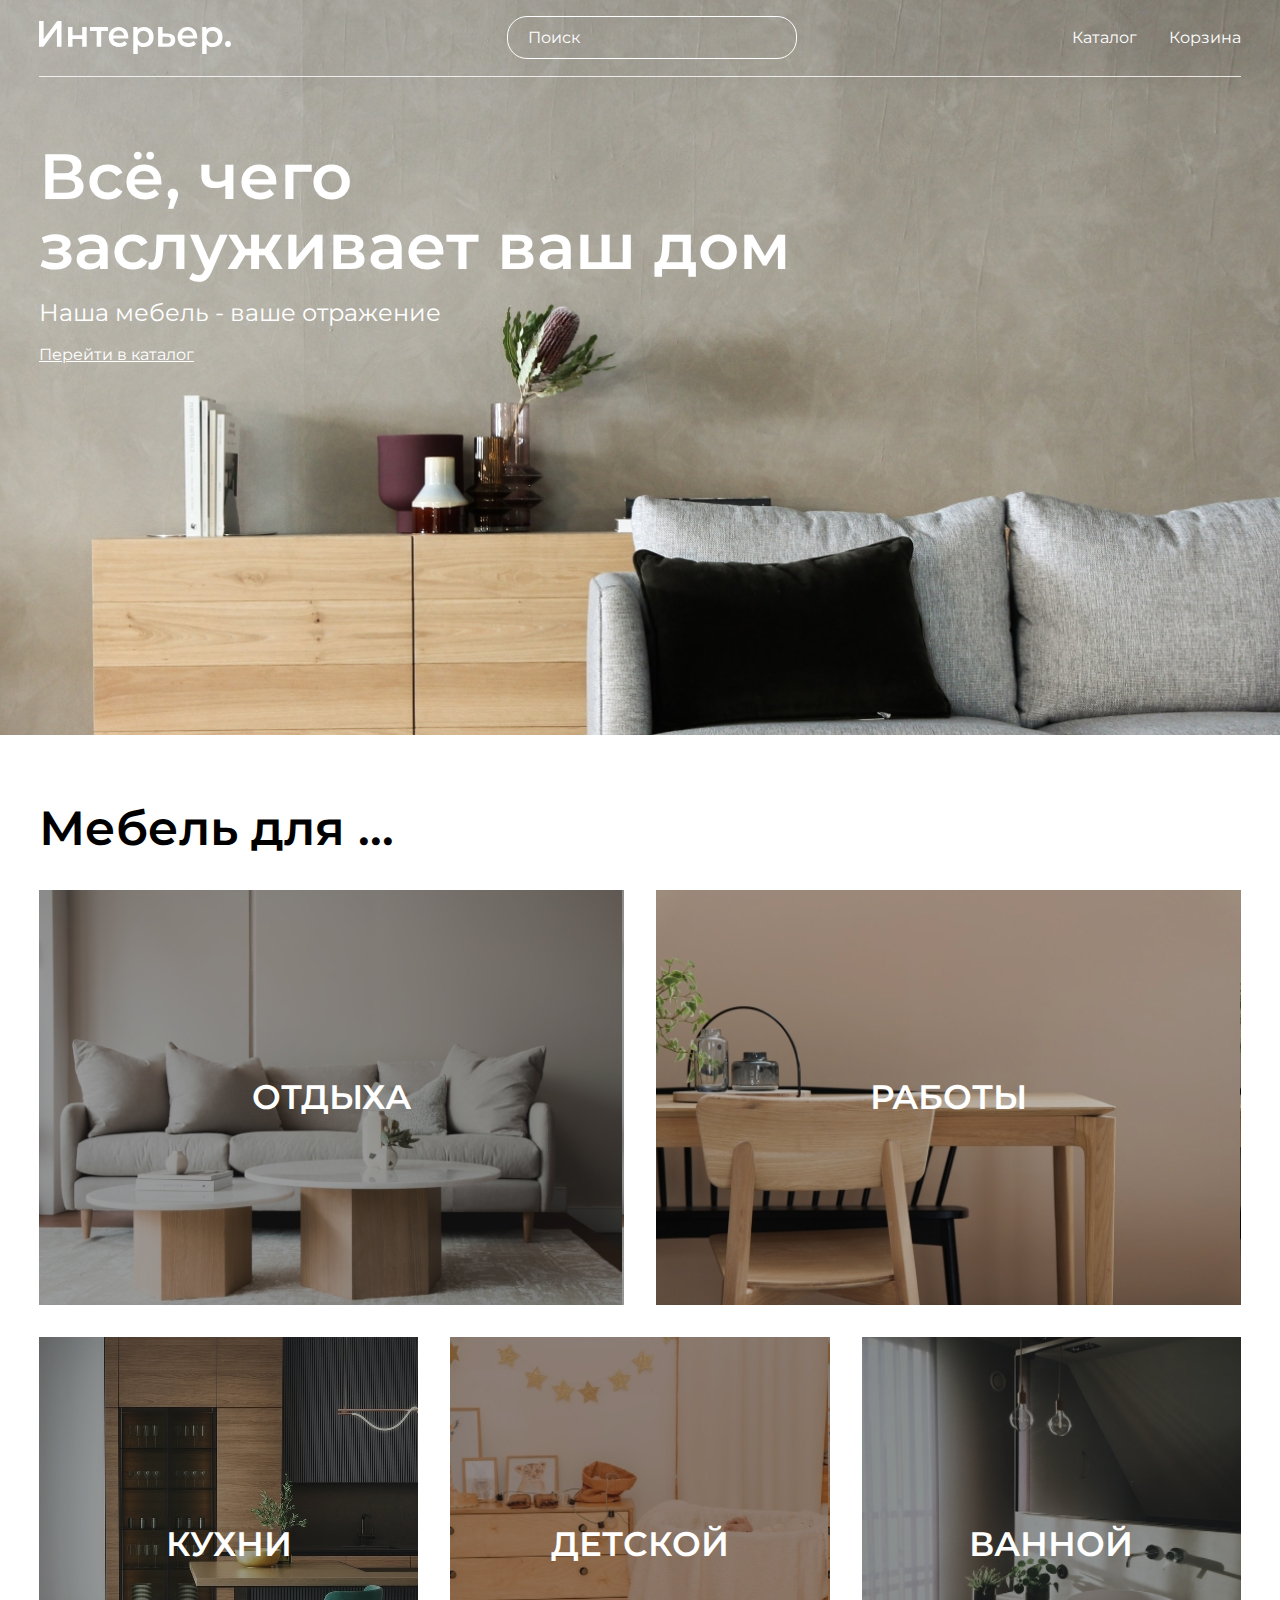
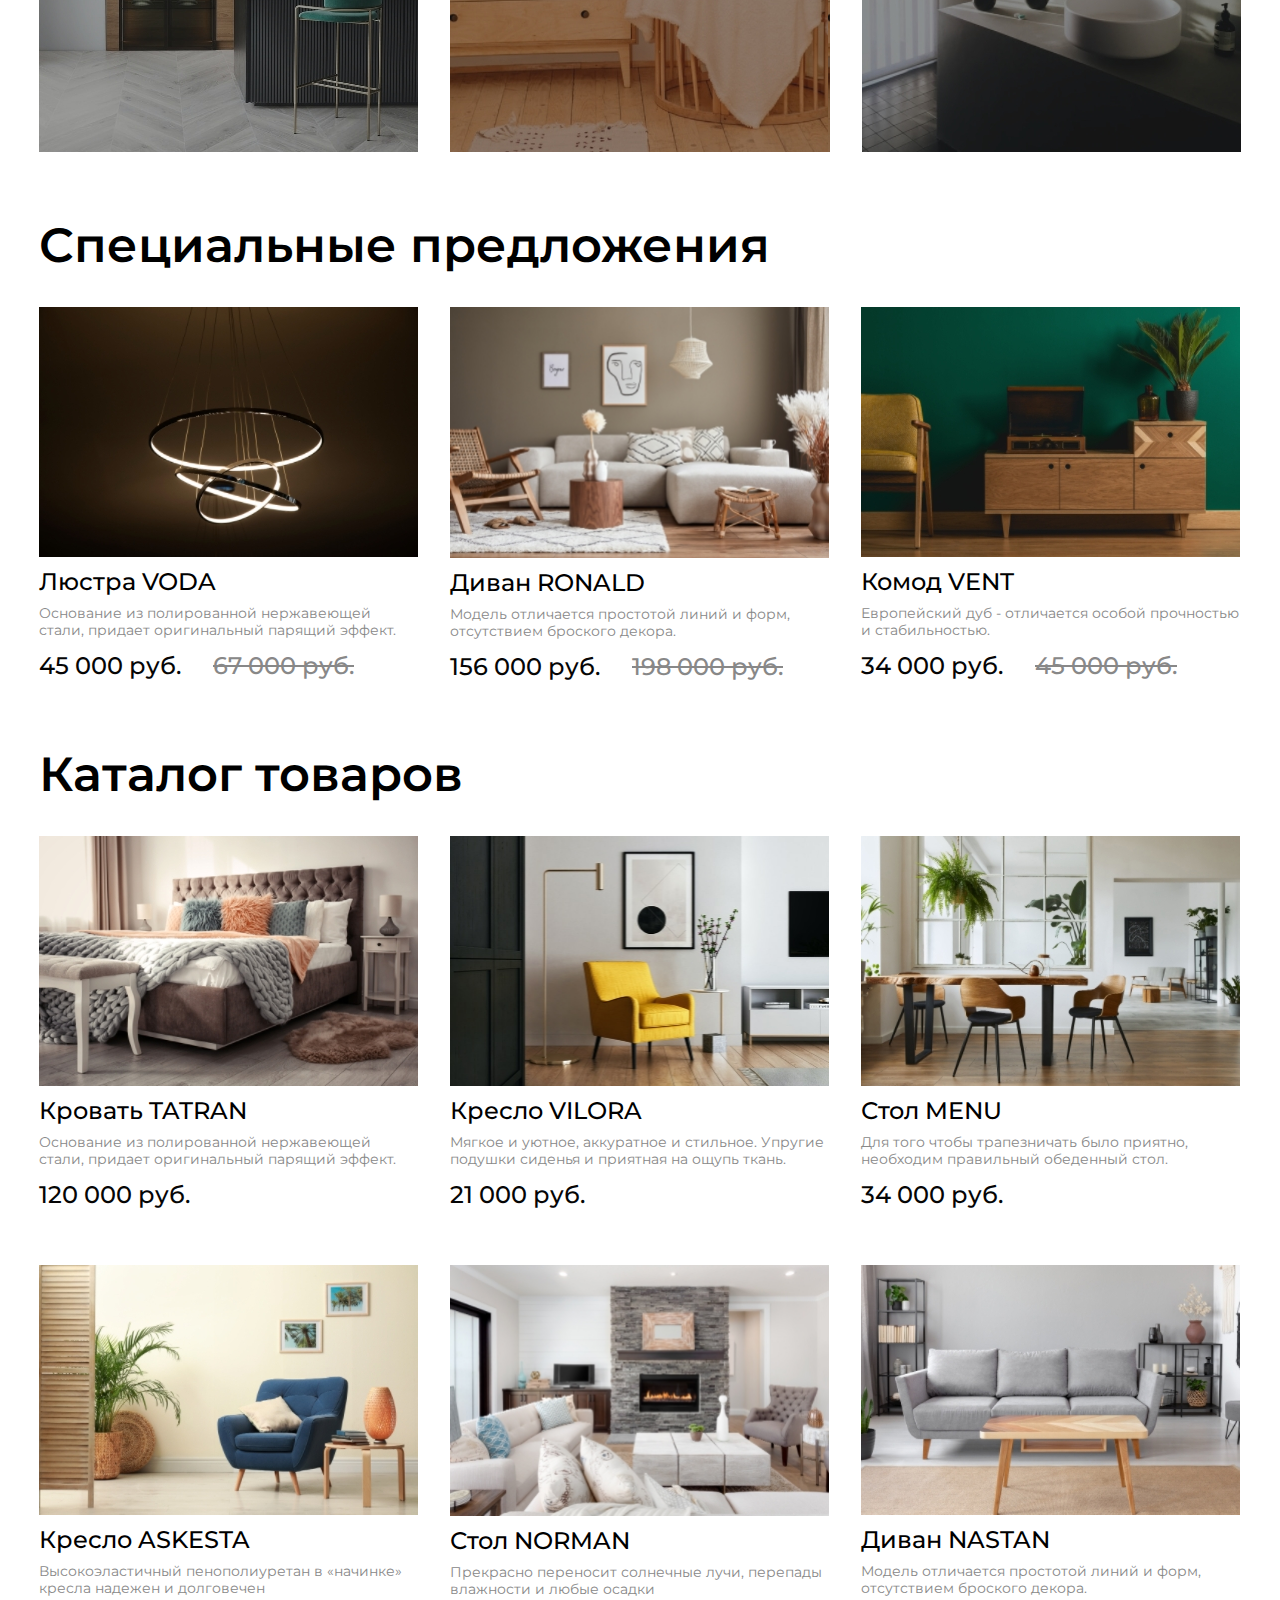
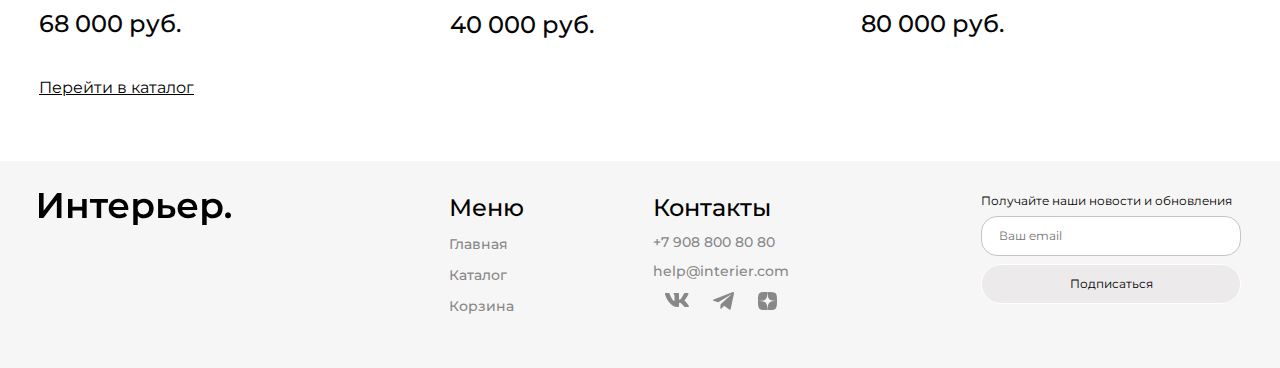
<file: index.html>
<!DOCTYPE html>
<html lang="en">

<head>
    <meta charset="UTF-8">
    <meta name="viewport" content="width=device-width, initial-scale=1.0">
    <title>Главная</title>
    <link rel="preconnect" href="https://fonts.googleapis.com">
    <link rel="preconnect" href="https://fonts.gstatic.com" crossorigin>
    <link href="https://fonts.googleapis.com/css2?family=Montserrat:ital,wght@0,100..900;1,100..900&display=swap"
        rel="stylesheet">
    <link rel="stylesheet" type="text/css" href="styles.css">
</head>

<body>
    <header class="header center">
        <div class="top">
            <img src="logo.svg" class="top__logo" alt="Логотип">
            <input class="top__input" type="text" placeholder="Поиск">
            <nav>
                <ul class="heading">
                    <li><a class="heading__link" href="catalog.html">Каталог</a></li>
                    <li><a class="heading__link" href="cart.html">Корзина</a></li>
                </ul>
            </nav>
            <div class="heading-mob">
                <a href="#"><svg width="15.366211" height="15.360107" viewBox="0 0 15.3662 15.3601" fill="none"
                        xmlns="http://www.w3.org/2000/svg" xmlns:xlink="http://www.w3.org/1999/xlink">
                        <desc>
                            Created with Pixso.
                        </desc>
                        <defs />
                        <path id="Vector"
                            d="M11.53 10.41C12.52 9.14 12.99 7.54 12.84 5.93C12.68 4.33 11.93 2.84 10.72 1.78C9.51 0.71 7.94 0.15 6.33 0.2C4.72 0.25 3.19 0.91 2.05 2.05C0.91 3.19 0.25 4.72 0.2 6.33C0.15 7.94 0.71 9.51 1.78 10.72C2.85 11.93 4.33 12.68 5.94 12.83C7.54 12.99 9.14 12.52 10.42 11.53L10.45 11.56L13.81 14.92C13.88 15 13.97 15.05 14.07 15.09C14.16 15.13 14.27 15.16 14.37 15.16C14.47 15.16 14.58 15.13 14.67 15.09C14.77 15.05 14.86 15 14.93 14.92C15 14.85 15.06 14.76 15.1 14.67C15.14 14.57 15.16 14.47 15.16 14.36C15.16 14.26 15.14 14.16 15.1 14.06C15.06 13.96 15 13.88 14.93 13.8L11.57 10.44C11.56 10.43 11.55 10.42 11.53 10.41ZM9.89 3.17C10.34 3.61 10.69 4.13 10.94 4.71C11.18 5.29 11.31 5.91 11.31 6.53C11.31 7.16 11.19 7.78 10.95 8.36C10.71 8.94 10.36 9.47 9.92 9.91C9.47 10.36 8.95 10.71 8.37 10.95C7.79 11.18 7.17 11.31 6.54 11.3C5.91 11.3 5.29 11.17 4.72 10.93C4.14 10.69 3.61 10.33 3.17 9.88C2.29 8.99 1.8 7.79 1.81 6.53C1.81 5.28 2.31 4.08 3.2 3.19C4.09 2.31 5.29 1.81 6.54 1.8C7.79 1.8 9 2.29 9.89 3.17Z"
                            fill="#FFFFFF" fill-opacity="1.000000" fill-rule="evenodd" />
                        <path id="Vector"
                            d="M13.04 7.14Q13.09 6.54 13.03 5.92Q12.98 5.3 12.81 4.71Q12.63 4.12 12.35 3.56Q12.07 3.01 11.69 2.53Q11.32 2.04 10.85 1.63Q10.38 1.22 9.86 0.91Q9.33 0.59 8.75 0.38Q8.16 0.17 7.55 0.07Q6.95 -0.02 6.33 0Q5.7 0.02 5.11 0.15Q4.51 0.28 3.94 0.53Q3.37 0.78 2.86 1.12Q2.35 1.47 1.91 1.91Q1.47 2.35 1.13 2.85Q0.78 3.36 0.53 3.93Q0.29 4.5 0.15 5.1Q0.02 5.7 0 6.32Q-0.02 6.95 0.07 7.55Q0.17 8.16 0.38 8.74Q0.59 9.33 0.9 9.86Q1.22 10.38 1.63 10.85Q2.04 11.32 2.53 11.69Q3.01 12.07 3.57 12.35Q4.12 12.63 4.71 12.81Q5.3 12.98 5.92 13.03Q6.54 13.09 7.15 13.03Q7.76 12.98 8.36 12.8Q8.96 12.63 9.5 12.35Q9.97 12.11 10.4 11.79L13.67 15.06Q13.74 15.13 13.82 15.19Q13.9 15.24 13.99 15.28Q14.08 15.32 14.18 15.34Q14.27 15.36 14.37 15.36Q14.47 15.36 14.56 15.34Q14.66 15.32 14.75 15.28Q14.84 15.24 14.92 15.19Q15 15.13 15.07 15.06Q15.14 14.99 15.19 14.91Q15.25 14.83 15.29 14.74Q15.32 14.65 15.34 14.56Q15.36 14.46 15.36 14.36Q15.36 14.26 15.34 14.17Q15.32 14.07 15.29 13.98Q15.25 13.89 15.19 13.81Q15.14 13.73 15.07 13.66L11.8 10.39Q12.11 9.96 12.35 9.5Q12.63 8.95 12.8 8.35Q12.98 7.75 13.04 7.14ZM11.53 10.41C12.52 9.14 12.99 7.54 12.84 5.93C12.68 4.33 11.93 2.84 10.72 1.78C9.51 0.71 7.94 0.15 6.33 0.2C4.72 0.25 3.19 0.91 2.05 2.05C0.91 3.19 0.25 4.72 0.2 6.33C0.15 7.94 0.71 9.51 1.78 10.72C2.85 11.93 4.33 12.68 5.94 12.83C7.54 12.99 9.14 12.52 10.42 11.53L10.45 11.56L13.81 14.92C13.88 15 13.97 15.05 14.07 15.09C14.16 15.13 14.27 15.16 14.37 15.16C14.47 15.16 14.58 15.13 14.67 15.09C14.77 15.05 14.86 15 14.93 14.92C15 14.85 15.06 14.76 15.1 14.67C15.14 14.57 15.16 14.47 15.16 14.36C15.16 14.26 15.14 14.16 15.1 14.06C15.06 13.96 15 13.88 14.93 13.8L11.57 10.44C11.56 10.43 11.55 10.42 11.53 10.41ZM9.89 3.17C10.34 3.61 10.69 4.13 10.94 4.71C11.18 5.29 11.31 5.91 11.31 6.53C11.31 7.16 11.19 7.78 10.95 8.36C10.71 8.94 10.36 9.47 9.92 9.91C9.47 10.36 8.95 10.71 8.37 10.95C7.79 11.18 7.17 11.31 6.54 11.3C5.91 11.3 5.29 11.17 4.72 10.93C4.14 10.69 3.61 10.33 3.17 9.88C2.29 8.99 1.8 7.79 1.81 6.53C1.81 5.28 2.31 4.08 3.2 3.19C4.09 2.31 5.29 1.81 6.54 1.8C7.79 1.8 9 2.29 9.89 3.17ZM10.33 4Q10.58 4.37 10.75 4.79Q10.93 5.21 11.02 5.64Q11.11 6.08 11.11 6.54Q11.11 6.99 11.03 7.43Q10.94 7.87 10.77 8.29Q10.59 8.71 10.35 9.08Q10.1 9.45 9.78 9.77Q9.46 10.09 9.08 10.34Q8.71 10.59 8.29 10.76Q7.87 10.93 7.43 11.02Q7 11.11 6.54 11.1Q6.09 11.1 5.65 11.01Q5.21 10.92 4.79 10.75Q4.37 10.57 4 10.32Q3.64 10.07 3.32 9.74Q3 9.42 2.76 9.05Q2.52 8.69 2.35 8.27Q2.18 7.85 2.09 7.42Q2.01 6.99 2.01 6.54Q2.01 6.08 2.1 5.65Q2.19 5.22 2.36 4.8Q2.53 4.39 2.78 4.02Q3.02 3.65 3.34 3.34Q3.66 3.02 4.03 2.77Q4.39 2.53 4.81 2.35Q5.23 2.18 5.66 2.09Q6.09 2.01 6.54 2Q6.99 2 7.42 2.09Q7.86 2.17 8.28 2.34Q8.69 2.51 9.06 2.75Q9.43 2.99 9.75 3.31Q10.07 3.63 10.33 4Z"
                            fill="#FFFFFF" fill-opacity="1.000000" fill-rule="evenodd" />
                    </svg>
                </a>
                <a href="catalog.html"><svg width="20" height="21" viewBox="0 0 20 21" fill="none"
                        xmlns="http://www.w3.org/2000/svg">
                        <rect x="0.800537" y="0.900024" width="4.57143" height="4.57143" fill="white" />
                        <rect x="0.800537" y="8.21436" width="4.57143" height="4.57143" fill="white" />
                        <rect x="0.800537" y="15.5286" width="4.57143" height="4.57143" fill="white" />
                        <rect x="8.11401" y="8.21436" width="4.57143" height="4.57143" fill="white" />
                        <rect x="8.11401" y="15.5286" width="4.57143" height="4.57143" fill="white" />
                        <rect x="8.11401" y="0.900024" width="4.57143" height="4.57143" fill="white" />
                        <rect x="15.4285" y="8.21436" width="4.57143" height="4.57143" fill="white" />
                        <rect x="15.4285" y="15.5286" width="4.57143" height="4.57143" fill="white" />
                        <rect x="15.4285" y="0.900024" width="4.57143" height="4.57143" fill="white" />
                    </svg>
                </a>
                <a href="cart.html"><svg width="25" height="25" viewBox="0 0 25 25" fill="none"
                        xmlns="http://www.w3.org/2000/svg">
                        <path
                            d="M14.5834 20.8333C15.1359 20.8333 15.6658 20.6138 16.0566 20.2231C16.4473 19.8324 16.6667 19.3025 16.6667 18.75C16.6667 18.1974 16.4473 17.6675 16.0566 17.2768C15.6658 16.8861 15.1359 16.6666 14.5834 16.6666C14.0309 16.6666 13.501 16.8861 13.1103 17.2768C12.7196 17.6675 12.5001 18.1974 12.5001 18.75C12.5001 19.3025 12.7196 19.8324 13.1103 20.2231C13.501 20.6138 14.0309 20.8333 14.5834 20.8333ZM7.29174 20.8333C7.84428 20.8333 8.37418 20.6138 8.76488 20.2231C9.15558 19.8324 9.37508 19.3025 9.37508 18.75C9.37508 18.1974 9.15558 17.6675 8.76488 17.2768C8.37418 16.8861 7.84428 16.6666 7.29174 16.6666C6.73921 16.6666 6.20931 16.8861 5.81861 17.2768C5.4279 17.6675 5.20841 18.1974 5.20841 18.75C5.20841 19.3025 5.4279 19.8324 5.81861 20.2231C6.20931 20.6138 6.73921 20.8333 7.29174 20.8333ZM20.873 6.16975C21.133 6.16136 21.3796 6.05217 21.5606 5.86525C21.7416 5.67834 21.8428 5.42836 21.8428 5.16819C21.8428 4.90801 21.7416 4.65804 21.5606 4.47112C21.3796 4.28421 21.133 4.17501 20.873 4.16663H19.674C18.7345 4.16663 17.922 4.81871 17.7178 5.73538L16.4126 11.6125C16.2084 12.5291 15.3959 13.1812 14.4563 13.1812H6.63133L5.12924 7.17079H14.8636C15.1212 7.15904 15.3644 7.04844 15.5425 6.86199C15.7206 6.67555 15.82 6.42761 15.82 6.16975C15.82 5.91189 15.7206 5.66395 15.5425 5.47751C15.3644 5.29106 15.1212 5.18046 14.8636 5.16871H5.12924C4.82473 5.16862 4.5242 5.23796 4.25051 5.37145C3.97682 5.50495 3.73716 5.69909 3.54976 5.93911C3.36236 6.17913 3.23215 6.45872 3.16903 6.75662C3.10591 7.05452 3.11154 7.36289 3.1855 7.65829L4.68758 13.6666C4.79586 14.1002 5.046 14.485 5.39821 14.7601C5.75042 15.0351 6.18447 15.1844 6.63133 15.1843H14.4563C15.368 15.1845 16.2524 14.8736 16.9636 14.3032C17.6748 13.7327 18.1701 12.9368 18.3678 12.0468L19.674 6.16975H20.873Z"
                            fill="white" />
                    </svg>
                </a>

            </div>
        </div>
        <div class="header__menu">
            <h1 class="header__menu header__menu_title">Всё, чего <br> заслуживает ваш дом</h1>
            <p class="header__menu header__menu_text">Наша мебель - ваше отражение</p>
            <a class="header__menu header__menu_link" href="catalog.html">Перейти в каталог</a>
        </div>
    </header>
    <main class="main">
        <section class="for-box center">
            <h2 class="for-box__title">Мебель для ...</h2>
            <div class="for">
                <div class="for__item for__item_1 for__item_big">ОТДЫХА</div>
                <div class="for__item for__item_2 for__item_big">РАБОТЫ</div>
                <div class="for__item for__item_3">КУХНИ</div>
                <div class="for__item for__item_4">ДЕТСКОЙ</div>
                <div class="for__item for__item_5">ВАННОЙ</div>
            </div>
        </section>
        <section class="product-box center">
            <h2 class="product-box__title">Специальные предложения</h2>
            <div class="product-content">
                <article class="product">
                    <img class="product__img" src="img/VODA.jpeg" alt="изображение люстры">
                    <h3 class="product__subtitle">Люстра VODA</h3>
                    <p class="product__text">Основание из полированной нержавеющей стали, придает оригинальный парящий
                        эффект.</p>
                    <div class="pricelist">
                        <p class="pricelist__price-special">45 000 руб.</p>
                        <p class="pricelist__price">67 000 руб.</p>
                    </div>
                </article>
                <article class="product">
                    <img class="product__img" src="img/RONALD.jpeg" alt="изображение дивана">
                    <h3 class="product__subtitle">Диван RONALD</h3>
                    <p class="product__text">Модель отличается простотой линий и форм, отсутствием броского декора.</p>
                    <div class="pricelist">
                        <p class="pricelist__price-special">156 000 руб.</p>
                        <p class="pricelist__price">198 000 руб.</p>
                    </div>
                </article>
                <article class="product">
                    <img class="product__img" src="img/VENT.jpeg" alt="изображение комода">
                    <h3 class="product__subtitle">Комод VENT</h3>
                    <p class="product__text">Европейский дуб - отличается особой прочностью и стабильностью.</p>
                    <div class="pricelist">
                        <p class="pricelist__price-special">34 000 руб.</p>
                        <p class="pricelist__price">45 000 руб.</p>
                    </div>
                </article>
            </div>
        </section>
        <section class="product-box center">
            <h2 class="product-box__title">Каталог товаров</h2>
            <div class="product-content">
                <article class="product">
                    <img class="product__img" src="img/TATRAN.jpeg" alt="изображение кровати">
                    <h3 class="product__subtitle">Кровать TATRAN</h3>
                    <p class="product__text">Основание из полированной нержавеющей стали, придает оригинальный парящий
                        эффект.</p>
                    <div class="pricelist">
                        <p class="pricelist__price-special">120 000 руб.</p>
                    </div>
                </article>
                <article class="product">
                    <img class="product__img" src="img/VILORA.jpeg" alt="изображение кресла">
                    <h3 class="product__subtitle">Кресло VILORA</h3>
                    <p class="product__text">Мягкое и уютное, аккуратное и стильное. Упругие подушки сиденья и приятная
                        на ощупь ткань.</p>
                    <div class="pricelist">
                        <p class="pricelist__price-special">21 000 руб.</p>
                    </div>
                </article>
                <article class="product">
                    <img class="product__img" src="img/MENU.jpeg" alt="изображение стола">
                    <h3 class="product__subtitle">Стол MENU</h3>
                    <p class="product__text">Для того чтобы трапезничать было приятно, необходим правильный обеденный
                        стол.</p>
                    <div class="pricelist">
                        <p class="pricelist__price-special">34 000 руб.</p>
                    </div>
                </article>
                <article class="product">
                    <img class="product__img" src="img/ASKESTA.jpeg" alt="изображение кресла">
                    <h3 class="product__subtitle">Кресло ASKESTA</h3>
                    <p class="product__text">Высокоэластичный пенополиуретан в «начинке» кресла надежен и долговечен
                    </p>
                    <div class="pricelist">
                        <p class="pricelist__price-special">68 000 руб.</p>
                    </div>
                </article>
                <article class="product">
                    <img class="product__img" src="img/NORMAN.jpeg" alt="изображение стола">
                    <h3 class="product__subtitle">Стол NORMAN</h3>
                    <p class="product__text">Прекрасно переносит солнечные лучи, перепады влажности и любые осадки</p>
                    <div class="pricelist">
                        <p class="pricelist__price-special">40 000 руб.</p>
                    </div>
                </article>
                <article class="product">
                    <img class="product__img" src="img/NASTAN.jpeg" alt="изображение дивана">
                    <h3 class="product__subtitle">Диван NASTAN</h3>
                    <p class="product__text">Модель отличается простотой линий и форм, отсутствием броского декора.</p>
                    <div class="pricelist">
                        <p class="pricelist__price-special">80 000 руб.</p>
                    </div>
                </article>
            </div>
        </section>
        <div class="link-box center">
            <a class="link-box__link" href="catalog.html">Перейти в каталог</a>
        </div>
    </main>
    <footer class="footer center">

        <div class="footer__logo">
            <img src="img/лого2.svg" alt="лого">
        </div>
        <div class="footer__content">
            <section class="footer__info">
                <div class="footer__menu">
                    <h4 class="footer__title">Меню</h4>
                    <div class="footer__item">
                        <nav>
                            <ul>
                                <li class="footer__item"><a class="footer__link" href="index.html">Главная</a></li>
                                <li class="footer__item"><a class="footer__link" href="catalog.html">Каталог</a></li>
                                <li class="footer__item"><a class="footer__link" href="">Корзина</a></li>
                            </ul>
                        </nav>
                    </div>
                </div>

                <section class="footer__contacts">
                    <h4 class="footer__title">Контакты</h4>
                    <a class="footer__link" href="tel:+79088008080">+7 908 800 80 80</a>
                    <a class="footer__link" href="mailto:help@interier.com">help@interier.com</a>
                    <nav class="footer__icons">
                        <a href="vk.svg"><svg width="24.000488" height="14.000000" viewBox="0 0 24.0005 14" fill="none"
                                xmlns="http://www.w3.org/2000/svg" xmlns:xlink="http://www.w3.org/1999/xlink">
                                <desc>
                                    Created with Pixso.
                                </desc>
                                <defs />
                                <path class="icon" id="Vector"
                                    d="M23.45 0.94C23.61 0.4 23.45 0 22.65 0L20.03 0C19.36 0 19.05 0.34 18.88 0.72C18.88 0.72 17.55 3.92 15.66 6C15.04 6.6 14.77 6.79 14.43 6.79C14.27 6.79 14.01 6.6 14.01 6.05L14.01 0.94C14.01 0.29 13.83 0 13.27 0L9.15 0C8.73 0 8.48 0.3 8.48 0.59C8.48 1.21 9.42 1.35 9.52 3.1L9.52 6.9C9.52 7.73 9.37 7.88 9.03 7.88C8.14 7.88 5.98 4.67 4.69 1C4.44 0.28 4.19 0 3.52 0L0.9 0C0.15 0 0 0.34 0 0.72C0 1.41 0.89 4.79 4.14 9.28C6.31 12.34 9.37 14 12.15 14C13.82 14 14.02 13.63 14.02 12.99L14.02 10.68C14.02 9.94 14.18 9.79 14.71 9.79C15.1 9.79 15.77 9.99 17.33 11.46C19.11 13.21 19.4 14 20.4 14L23.03 14C23.78 14 24.15 13.63 23.93 12.9C23.7 12.18 22.85 11.12 21.72 9.88C21.11 9.17 20.19 8.4 19.91 8.02C19.52 7.53 19.63 7.31 19.91 6.87C19.91 6.87 23.11 2.45 23.44 0.94L23.45 0.94Z"
                                    fill="#888888" fill-opacity="1.000000" fill-rule="evenodd" />
                            </svg>
                        </a>
                        <a href="telegram.svg"><svg width="21.000000" height="17.675720" viewBox="0 0 21 17.6757"
                                fill="none" xmlns="http://www.w3.org/2000/svg"
                                xmlns:xlink="http://www.w3.org/1999/xlink">
                                <desc>
                                    Created with Pixso.
                                </desc>
                                <defs />
                                <path class="icon" id="Vector"
                                    d="M19.29 0.2L0.69 7.41C-0.06 7.74 -0.32 8.42 0.5 8.78L5.28 10.31L16.82 3.14C17.45 2.69 18.09 2.81 17.54 3.3L7.63 12.32L7.31 16.14C7.6 16.73 8.13 16.73 8.47 16.44L11.21 13.83L15.91 17.37C17 18.02 17.59 17.6 17.83 16.41L20.91 1.74C21.23 0.28 20.68 -0.37 19.29 0.2Z"
                                    fill="#888888" fill-opacity="1.000000" fill-rule="nonzero" />
                            </svg>
                        </a>
                        <a href="dzen.svg"><svg width="19.000000" height="18.000000" viewBox="0 0 19 18" fill="none"
                                xmlns="http://www.w3.org/2000/svg" xmlns:xlink="http://www.w3.org/1999/xlink">
                                <desc>
                                    Created with Pixso.
                                </desc>
                                <defs />
                                <path class="icon" id="Vector"
                                    d="M11.33 10.73C9.83 12.19 9.73 14.01 9.6 18C13.52 18 16.23 17.98 17.62 16.7C18.98 15.37 19 12.69 19 9.09C14.79 9.22 12.87 9.32 11.33 10.73ZM0 9.09C0 12.69 0.01 15.37 1.37 16.7C2.76 17.98 5.47 18 9.39 18C9.26 14.01 9.16 12.19 7.66 10.73C6.12 9.32 4.2 9.21 0 9.09ZM9.39 0C5.48 0 2.76 0.01 1.37 1.29C0.01 2.62 0 5.31 0 8.9C4.2 8.77 6.12 8.67 7.66 7.26C9.16 5.8 9.26 3.98 9.39 0ZM11.33 7.26C9.83 5.8 9.73 3.98 9.6 0C13.52 0 16.23 0.01 17.62 1.29C18.98 2.62 19 5.31 19 8.9C14.79 8.77 12.87 8.67 11.33 7.26Z"
                                    fill="#888888" fill-opacity="1.000000" fill-rule="nonzero" />
                            </svg>
                        </a>
                    </nav>
                </section>
            </section>
            <form class="footer__form">
                <p class="footer__text">Получайте наши новости и обновления</p>
                <input placeholder="Ваш email" class="footer__input" type="email">
                <button class="footer__button">Подписаться</button>
            </form>
        </div>
    </footer>

</body>

</html>
</file>
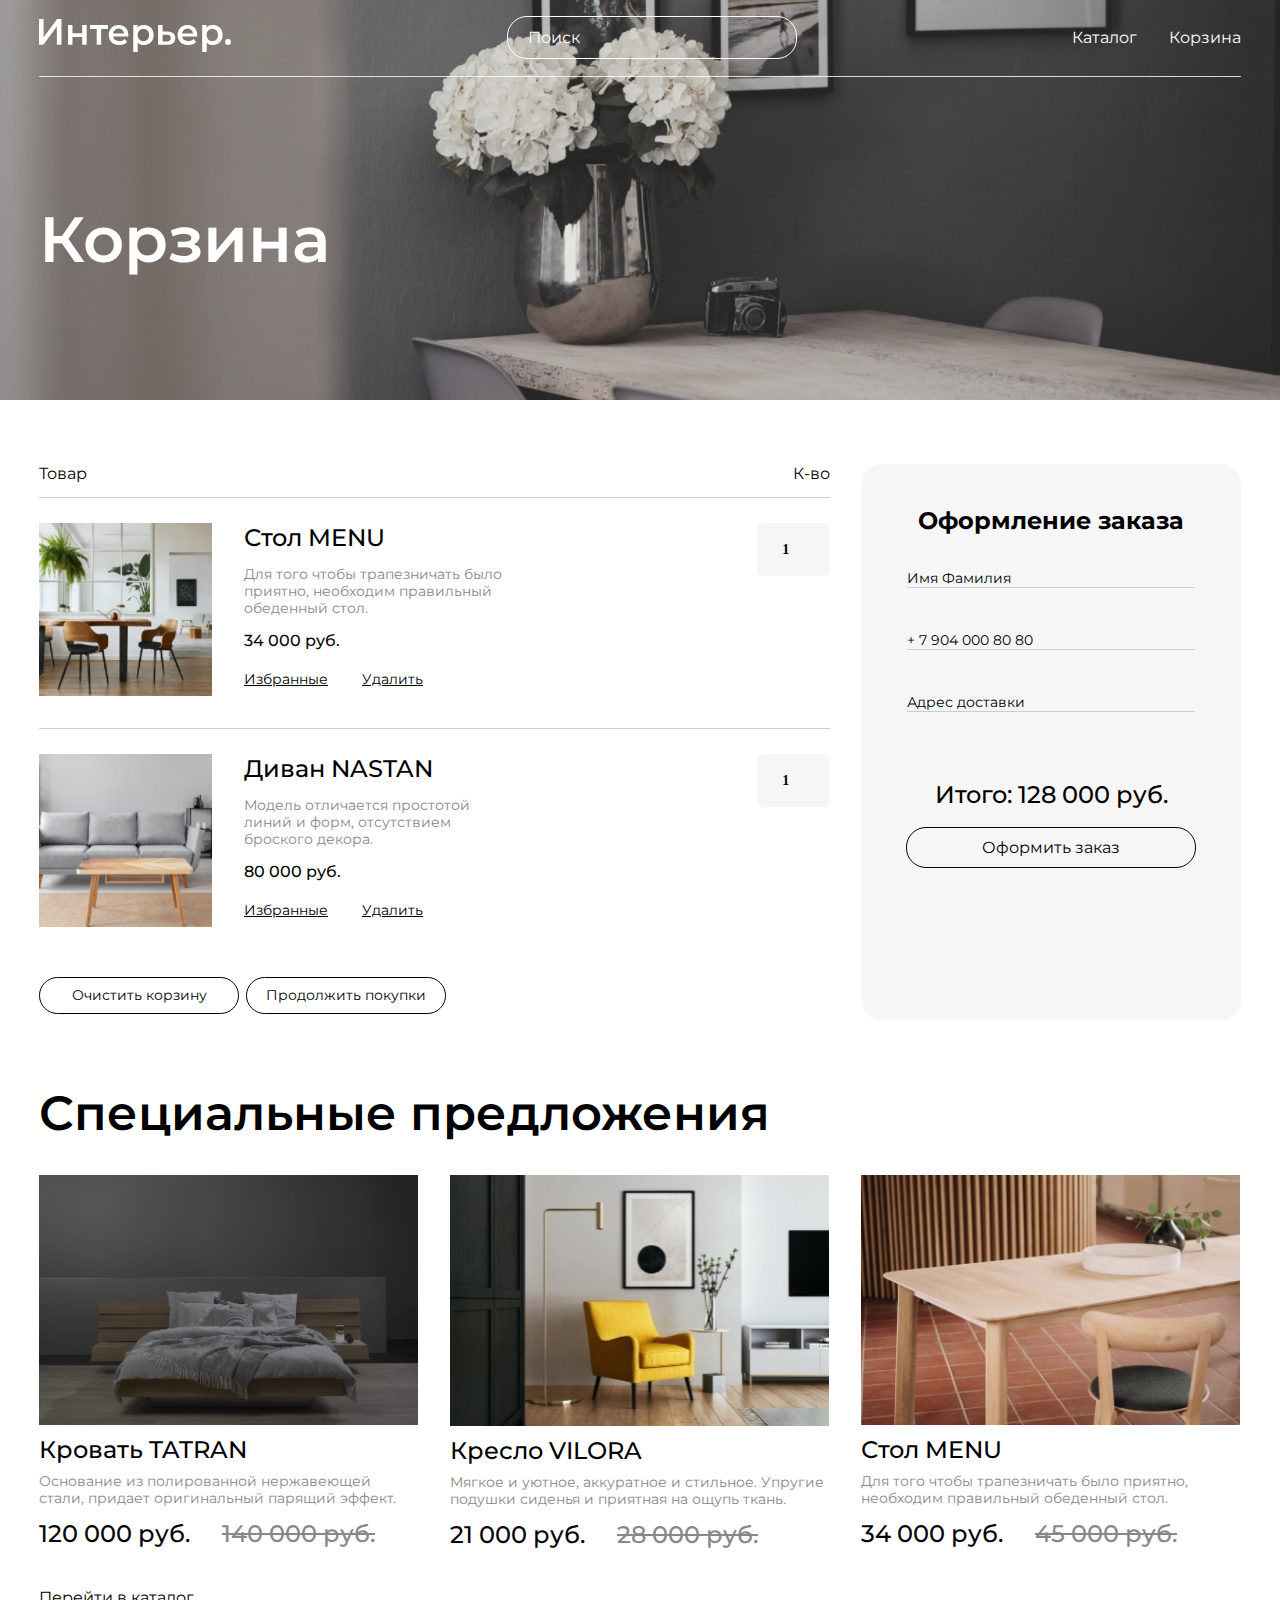
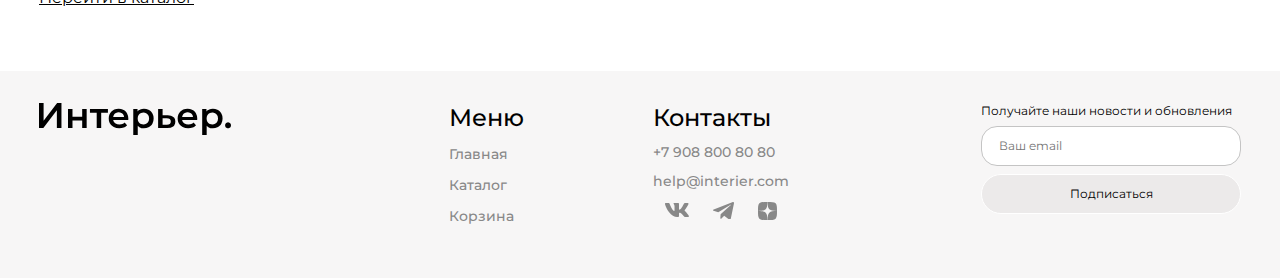
<file: cart.html>
<!DOCTYPE html>
<html lang="en">
<head>
    <meta charset="UTF-8">
    <meta name="viewport" content="width=device-width, initial-scale=1.0">
    <title>Корзина</title>
    <link rel="preconnect" href="https://fonts.googleapis.com">
<link rel="preconnect" href="https://fonts.gstatic.com" crossorigin>
<link href="https://fonts.googleapis.com/css2?family=Montserrat:ital,wght@0,100..900;1,100..900&display=swap" rel="stylesheet">
    <link rel="stylesheet" type="text/css" href="styles.css">
</head>

<body>
    <header class="header center top-cart">
     <div class="top">
        <a href="index.html"><img src="logo.svg" class="top__logo" alt="Логотип"></a>
            <input class="top__input"  type="text" placeholder="Поиск">
        <nav>
        <ul class="heading">
        <li><a class="heading__link" href="catalog.html">Каталог</a></li>
        <li><a class="heading__link" href="">Корзина</a></li>
        </ul>
        </nav>
        <div class="heading-mob">
            <a href="#"><svg width="15.366211" height="15.360107" viewBox="0 0 15.3662 15.3601" fill="none" xmlns="http://www.w3.org/2000/svg" xmlns:xlink="http://www.w3.org/1999/xlink">
                <desc>
                        Created with Pixso.
                </desc>
                <defs/>
                <path id="Vector" d="M11.53 10.41C12.52 9.14 12.99 7.54 12.84 5.93C12.68 4.33 11.93 2.84 10.72 1.78C9.51 0.71 7.94 0.15 6.33 0.2C4.72 0.25 3.19 0.91 2.05 2.05C0.91 3.19 0.25 4.72 0.2 6.33C0.15 7.94 0.71 9.51 1.78 10.72C2.85 11.93 4.33 12.68 5.94 12.83C7.54 12.99 9.14 12.52 10.42 11.53L10.45 11.56L13.81 14.92C13.88 15 13.97 15.05 14.07 15.09C14.16 15.13 14.27 15.16 14.37 15.16C14.47 15.16 14.58 15.13 14.67 15.09C14.77 15.05 14.86 15 14.93 14.92C15 14.85 15.06 14.76 15.1 14.67C15.14 14.57 15.16 14.47 15.16 14.36C15.16 14.26 15.14 14.16 15.1 14.06C15.06 13.96 15 13.88 14.93 13.8L11.57 10.44C11.56 10.43 11.55 10.42 11.53 10.41ZM9.89 3.17C10.34 3.61 10.69 4.13 10.94 4.71C11.18 5.29 11.31 5.91 11.31 6.53C11.31 7.16 11.19 7.78 10.95 8.36C10.71 8.94 10.36 9.47 9.92 9.91C9.47 10.36 8.95 10.71 8.37 10.95C7.79 11.18 7.17 11.31 6.54 11.3C5.91 11.3 5.29 11.17 4.72 10.93C4.14 10.69 3.61 10.33 3.17 9.88C2.29 8.99 1.8 7.79 1.81 6.53C1.81 5.28 2.31 4.08 3.2 3.19C4.09 2.31 5.29 1.81 6.54 1.8C7.79 1.8 9 2.29 9.89 3.17Z" fill="#FFFFFF" fill-opacity="1.000000" fill-rule="evenodd"/>
                <path id="Vector" d="M13.04 7.14Q13.09 6.54 13.03 5.92Q12.98 5.3 12.81 4.71Q12.63 4.12 12.35 3.56Q12.07 3.01 11.69 2.53Q11.32 2.04 10.85 1.63Q10.38 1.22 9.86 0.91Q9.33 0.59 8.75 0.38Q8.16 0.17 7.55 0.07Q6.95 -0.02 6.33 0Q5.7 0.02 5.11 0.15Q4.51 0.28 3.94 0.53Q3.37 0.78 2.86 1.12Q2.35 1.47 1.91 1.91Q1.47 2.35 1.13 2.85Q0.78 3.36 0.53 3.93Q0.29 4.5 0.15 5.1Q0.02 5.7 0 6.32Q-0.02 6.95 0.07 7.55Q0.17 8.16 0.38 8.74Q0.59 9.33 0.9 9.86Q1.22 10.38 1.63 10.85Q2.04 11.32 2.53 11.69Q3.01 12.07 3.57 12.35Q4.12 12.63 4.71 12.81Q5.3 12.98 5.92 13.03Q6.54 13.09 7.15 13.03Q7.76 12.98 8.36 12.8Q8.96 12.63 9.5 12.35Q9.97 12.11 10.4 11.79L13.67 15.06Q13.74 15.13 13.82 15.19Q13.9 15.24 13.99 15.28Q14.08 15.32 14.18 15.34Q14.27 15.36 14.37 15.36Q14.47 15.36 14.56 15.34Q14.66 15.32 14.75 15.28Q14.84 15.24 14.92 15.19Q15 15.13 15.07 15.06Q15.14 14.99 15.19 14.91Q15.25 14.83 15.29 14.74Q15.32 14.65 15.34 14.56Q15.36 14.46 15.36 14.36Q15.36 14.26 15.34 14.17Q15.32 14.07 15.29 13.98Q15.25 13.89 15.19 13.81Q15.14 13.73 15.07 13.66L11.8 10.39Q12.11 9.96 12.35 9.5Q12.63 8.95 12.8 8.35Q12.98 7.75 13.04 7.14ZM11.53 10.41C12.52 9.14 12.99 7.54 12.84 5.93C12.68 4.33 11.93 2.84 10.72 1.78C9.51 0.71 7.94 0.15 6.33 0.2C4.72 0.25 3.19 0.91 2.05 2.05C0.91 3.19 0.25 4.72 0.2 6.33C0.15 7.94 0.71 9.51 1.78 10.72C2.85 11.93 4.33 12.68 5.94 12.83C7.54 12.99 9.14 12.52 10.42 11.53L10.45 11.56L13.81 14.92C13.88 15 13.97 15.05 14.07 15.09C14.16 15.13 14.27 15.16 14.37 15.16C14.47 15.16 14.58 15.13 14.67 15.09C14.77 15.05 14.86 15 14.93 14.92C15 14.85 15.06 14.76 15.1 14.67C15.14 14.57 15.16 14.47 15.16 14.36C15.16 14.26 15.14 14.16 15.1 14.06C15.06 13.96 15 13.88 14.93 13.8L11.57 10.44C11.56 10.43 11.55 10.42 11.53 10.41ZM9.89 3.17C10.34 3.61 10.69 4.13 10.94 4.71C11.18 5.29 11.31 5.91 11.31 6.53C11.31 7.16 11.19 7.78 10.95 8.36C10.71 8.94 10.36 9.47 9.92 9.91C9.47 10.36 8.95 10.71 8.37 10.95C7.79 11.18 7.17 11.31 6.54 11.3C5.91 11.3 5.29 11.17 4.72 10.93C4.14 10.69 3.61 10.33 3.17 9.88C2.29 8.99 1.8 7.79 1.81 6.53C1.81 5.28 2.31 4.08 3.2 3.19C4.09 2.31 5.29 1.81 6.54 1.8C7.79 1.8 9 2.29 9.89 3.17ZM10.33 4Q10.58 4.37 10.75 4.79Q10.93 5.21 11.02 5.64Q11.11 6.08 11.11 6.54Q11.11 6.99 11.03 7.43Q10.94 7.87 10.77 8.29Q10.59 8.71 10.35 9.08Q10.1 9.45 9.78 9.77Q9.46 10.09 9.08 10.34Q8.71 10.59 8.29 10.76Q7.87 10.93 7.43 11.02Q7 11.11 6.54 11.1Q6.09 11.1 5.65 11.01Q5.21 10.92 4.79 10.75Q4.37 10.57 4 10.32Q3.64 10.07 3.32 9.74Q3 9.42 2.76 9.05Q2.52 8.69 2.35 8.27Q2.18 7.85 2.09 7.42Q2.01 6.99 2.01 6.54Q2.01 6.08 2.1 5.65Q2.19 5.22 2.36 4.8Q2.53 4.39 2.78 4.02Q3.02 3.65 3.34 3.34Q3.66 3.02 4.03 2.77Q4.39 2.53 4.81 2.35Q5.23 2.18 5.66 2.09Q6.09 2.01 6.54 2Q6.99 2 7.42 2.09Q7.86 2.17 8.28 2.34Q8.69 2.51 9.06 2.75Q9.43 2.99 9.75 3.31Q10.07 3.63 10.33 4Z" fill="#FFFFFF" fill-opacity="1.000000" fill-rule="evenodd"/>
            </svg>
            </a>
            <a href="catalog.html"><svg width="20" height="21" viewBox="0 0 20 21" fill="none" xmlns="http://www.w3.org/2000/svg">
                <rect x="0.800537" y="0.900024" width="4.57143" height="4.57143" fill="white"/>
                <rect x="0.800537" y="8.21436" width="4.57143" height="4.57143" fill="white"/>
                <rect x="0.800537" y="15.5286" width="4.57143" height="4.57143" fill="white"/>
                <rect x="8.11401" y="8.21436" width="4.57143" height="4.57143" fill="white"/>
                <rect x="8.11401" y="15.5286" width="4.57143" height="4.57143" fill="white"/>
                <rect x="8.11401" y="0.900024" width="4.57143" height="4.57143" fill="white"/>
                <rect x="15.4285" y="8.21436" width="4.57143" height="4.57143" fill="white"/>
                <rect x="15.4285" y="15.5286" width="4.57143" height="4.57143" fill="white"/>
                <rect x="15.4285" y="0.900024" width="4.57143" height="4.57143" fill="white"/>
                </svg>
                </a>
            <a href="cart.html"><svg width="25" height="25" viewBox="0 0 25 25" fill="none" xmlns="http://www.w3.org/2000/svg">
                <path d="M14.5834 20.8333C15.1359 20.8333 15.6658 20.6138 16.0566 20.2231C16.4473 19.8324 16.6667 19.3025 16.6667 18.75C16.6667 18.1974 16.4473 17.6675 16.0566 17.2768C15.6658 16.8861 15.1359 16.6666 14.5834 16.6666C14.0309 16.6666 13.501 16.8861 13.1103 17.2768C12.7196 17.6675 12.5001 18.1974 12.5001 18.75C12.5001 19.3025 12.7196 19.8324 13.1103 20.2231C13.501 20.6138 14.0309 20.8333 14.5834 20.8333ZM7.29174 20.8333C7.84428 20.8333 8.37418 20.6138 8.76488 20.2231C9.15558 19.8324 9.37508 19.3025 9.37508 18.75C9.37508 18.1974 9.15558 17.6675 8.76488 17.2768C8.37418 16.8861 7.84428 16.6666 7.29174 16.6666C6.73921 16.6666 6.20931 16.8861 5.81861 17.2768C5.4279 17.6675 5.20841 18.1974 5.20841 18.75C5.20841 19.3025 5.4279 19.8324 5.81861 20.2231C6.20931 20.6138 6.73921 20.8333 7.29174 20.8333ZM20.873 6.16975C21.133 6.16136 21.3796 6.05217 21.5606 5.86525C21.7416 5.67834 21.8428 5.42836 21.8428 5.16819C21.8428 4.90801 21.7416 4.65804 21.5606 4.47112C21.3796 4.28421 21.133 4.17501 20.873 4.16663H19.674C18.7345 4.16663 17.922 4.81871 17.7178 5.73538L16.4126 11.6125C16.2084 12.5291 15.3959 13.1812 14.4563 13.1812H6.63133L5.12924 7.17079H14.8636C15.1212 7.15904 15.3644 7.04844 15.5425 6.86199C15.7206 6.67555 15.82 6.42761 15.82 6.16975C15.82 5.91189 15.7206 5.66395 15.5425 5.47751C15.3644 5.29106 15.1212 5.18046 14.8636 5.16871H5.12924C4.82473 5.16862 4.5242 5.23796 4.25051 5.37145C3.97682 5.50495 3.73716 5.69909 3.54976 5.93911C3.36236 6.17913 3.23215 6.45872 3.16903 6.75662C3.10591 7.05452 3.11154 7.36289 3.1855 7.65829L4.68758 13.6666C4.79586 14.1002 5.046 14.485 5.39821 14.7601C5.75042 15.0351 6.18447 15.1844 6.63133 15.1843H14.4563C15.368 15.1845 16.2524 14.8736 16.9636 14.3032C17.6748 13.7327 18.1701 12.9368 18.3678 12.0468L19.674 6.16975H20.873Z" fill="white"/>
                </svg>
                </a>

        </div>
    </div> 
        <div class="header__menu cart-title">
        <h1 class="header__menu header__menu_title">Корзина</h1>
    </div>     
   
</header>
    <main class="main">
    <div class="cart center">
        <div class="cart__content">
            <div class="cart__name-box">
                <p>Товар</p>
                <p>К-во</p>
            </div>
            <div class="cart__item">
                <div class="cart__left">
                    <img class="cart__img" src="img/cart-1.jpeg" alt="cart image">
                    <div class="cart__info">
                        <h4 class="cart__info-title">Стол MENU</h4>
                        <p class="cart__info-text">Для того чтобы трапезничать было приятно, необходим правильный обеденный стол.</p>
                        <p class="cart__info-price">34 000 руб.</p>
                        <div class="cart__link-box">
                            <a class="cart__link-box cart__link-box_link" href="#">Избранные</a>
                            <a class="cart__link-box cart__link-box_link" href="#">Удалить</a>
                        </div>
                    </div>
                </div>
                <input class="cart__item-input" type="number" value="1" min="1">
            </div>
            <div class="cart__item">
                <div class="cart__left">
                    <img class="cart__img" src="img/cart-2.jpeg" alt="cart image">
                    <div class="cart__info">
                        <h4 class="cart__info-title">Диван NASTAN</h4>
                        <p class="cart__info-text">Модель отличается простотой линий и форм, отсутствием броского декора.</p>
                        <p class="cart__info-price">80 000 руб.</p>
                        <div class="cart__link-box">
                            <a class="cart__link-box cart__link-box_link" href="#">Избранные</a>
                            <a class="cart__link-box cart__link-box_link" href="#">Удалить</a>
                        </div>
                    </div>

                </div>
                <input class="cart__item-input" type="number" value="1" min="1">
            </div>
            <div class="cart__button-box">
                <button class="cart__button-box_button">Очистить корзину</button>
                <button class="cart__button-box_button">Продолжить покупки</button>
            </div>
        </div>
        
        <form class="cart__form">
        <h3 class="cart__form-text">Оформление заказа</h3>
        <div class="cart__form-input">
            <input class="cart__form-input cart__form-input_data" placeholder="Имя Фамилия" type="text">
            <input class="cart__form-input cart__form-input_data" placeholder="+ 7 904 000 80 80" type="tel">
            <input class="cart__form-input cart__form-input_data" placeholder="Адрес доставки" type="text">
        </div> 
        <p class="cart__form-total">Итого: 128 000 руб.</p>
        <button class="cart__form-button">Оформить заказ</button>
        </form>
    </div>    
    <section class="product-box center">
        <h2 class="product-box__title">Специальные предложения</h2>
        <div class="product-content">
            <article class="product"> 
                <img class="product__img" src="img/TATRAN2.jpeg" alt="изображение кровати">
                <h3 class="product__subtitle">Кровать TATRAN</h3>
                <p class="product__text">Основание из полированной нержавеющей стали, придает оригинальный парящий эффект.</p> 
                <div class="pricelist">
                <p class="pricelist__price-special">120 000 руб.</p>
                <p class="pricelist__price">140 000 руб.</p>
                </div> 
                </article>
                <article class="product"> 
                <img class="product__img" src="img/VILORA.jpeg" alt="изображение кресла">
                <h3 class="product__subtitle">Кресло VILORA</h3>
                <p class="product__text">Мягкое и уютное, аккуратное и стильное. Упругие подушки сиденья и приятная на ощупь ткань.</p> 
                <div class="pricelist">
                <p class="pricelist__price-special">21 000 руб.</p>
                <p class="pricelist__price">28 000 руб.</p>
                </div> 
                </article>
                <article class="product"> 
                <img class="product__img" src="img/MENU2.jpeg" alt="изображение стола">
                <h3 class="product__subtitle">Стол MENU</h3>
                <p class="product__text">Для того чтобы трапезничать было приятно, необходим правильный обеденный стол.</p> 
                <div class="pricelist">
                <p class="pricelist__price-special">34 000 руб.</p>
                <p class="pricelist__price">45 000 руб.</p>
                </div> 
                </article>  
        </div>
    </section>
    <div class="link-box center">
    <a class="link-box__link" href="catalog.html">Перейти в каталог</a> 
    </div>
</main>
    <footer class="footer center">
    
    <div class="footer__logo">
        <a href="index.html"><img src="img/лого2.svg" class="top__logo" alt="Логотип"></a>
    </div>
       <div class="footer__content"> 
        <section class="footer__info">
        <div class="footer__menu"> 
            <h4 class="footer__title">Меню</h4>
            <div class="footer__item">
            <nav>
            <ul>
            <li class="footer__item"><a class="footer__link" href="index.html">Главная</a></li>
            <li class="footer__item"><a class="footer__link" href="catalog.html">Каталог</a></li>
            <li class="footer__item"><a class="footer__link" href="">Корзина</a></li>
            </ul>
            </nav>
        </div>
        </div>
       
<section class="footer__contacts">
<h4 class="footer__title">Контакты</h4>
<a class="footer__link" href="tel:+79088008080">+7 908 800 80 80</a>
<a class="footer__link" href="mailto:help@interier.com">help@interier.com</a>
<nav class="footer__icons">
<a href="vk.svg"><svg width="24.000488" height="14.000000" viewBox="0 0 24.0005 14" fill="none" xmlns="http://www.w3.org/2000/svg" xmlns:xlink="http://www.w3.org/1999/xlink">
	<desc>
			Created with Pixso.
	</desc>
	<defs/>
	<path class="icon" id="Vector" d="M23.45 0.94C23.61 0.4 23.45 0 22.65 0L20.03 0C19.36 0 19.05 0.34 18.88 0.72C18.88 0.72 17.55 3.92 15.66 6C15.04 6.6 14.77 6.79 14.43 6.79C14.27 6.79 14.01 6.6 14.01 6.05L14.01 0.94C14.01 0.29 13.83 0 13.27 0L9.15 0C8.73 0 8.48 0.3 8.48 0.59C8.48 1.21 9.42 1.35 9.52 3.1L9.52 6.9C9.52 7.73 9.37 7.88 9.03 7.88C8.14 7.88 5.98 4.67 4.69 1C4.44 0.28 4.19 0 3.52 0L0.9 0C0.15 0 0 0.34 0 0.72C0 1.41 0.89 4.79 4.14 9.28C6.31 12.34 9.37 14 12.15 14C13.82 14 14.02 13.63 14.02 12.99L14.02 10.68C14.02 9.94 14.18 9.79 14.71 9.79C15.1 9.79 15.77 9.99 17.33 11.46C19.11 13.21 19.4 14 20.4 14L23.03 14C23.78 14 24.15 13.63 23.93 12.9C23.7 12.18 22.85 11.12 21.72 9.88C21.11 9.17 20.19 8.4 19.91 8.02C19.52 7.53 19.63 7.31 19.91 6.87C19.91 6.87 23.11 2.45 23.44 0.94L23.45 0.94Z" fill="#888888" fill-opacity="1.000000" fill-rule="evenodd"/>
</svg>
</a>
<a href="telegram.svg"><svg width="21.000000" height="17.675720" viewBox="0 0 21 17.6757" fill="none" xmlns="http://www.w3.org/2000/svg" xmlns:xlink="http://www.w3.org/1999/xlink">
	<desc>
			Created with Pixso.
	</desc>
	<defs/>
	<path class="icon" id="Vector" d="M19.29 0.2L0.69 7.41C-0.06 7.74 -0.32 8.42 0.5 8.78L5.28 10.31L16.82 3.14C17.45 2.69 18.09 2.81 17.54 3.3L7.63 12.32L7.31 16.14C7.6 16.73 8.13 16.73 8.47 16.44L11.21 13.83L15.91 17.37C17 18.02 17.59 17.6 17.83 16.41L20.91 1.74C21.23 0.28 20.68 -0.37 19.29 0.2Z" fill="#888888" fill-opacity="1.000000" fill-rule="nonzero"/>
</svg>
</a>
<a href="dzen.svg"><svg width="19.000000" height="18.000000" viewBox="0 0 19 18" fill="none" xmlns="http://www.w3.org/2000/svg" xmlns:xlink="http://www.w3.org/1999/xlink">
	<desc>
			Created with Pixso.
	</desc>
	<defs/>
	<path class="icon" id="Vector" d="M11.33 10.73C9.83 12.19 9.73 14.01 9.6 18C13.52 18 16.23 17.98 17.62 16.7C18.98 15.37 19 12.69 19 9.09C14.79 9.22 12.87 9.32 11.33 10.73ZM0 9.09C0 12.69 0.01 15.37 1.37 16.7C2.76 17.98 5.47 18 9.39 18C9.26 14.01 9.16 12.19 7.66 10.73C6.12 9.32 4.2 9.21 0 9.09ZM9.39 0C5.48 0 2.76 0.01 1.37 1.29C0.01 2.62 0 5.31 0 8.9C4.2 8.77 6.12 8.67 7.66 7.26C9.16 5.8 9.26 3.98 9.39 0ZM11.33 7.26C9.83 5.8 9.73 3.98 9.6 0C13.52 0 16.23 0.01 17.62 1.29C18.98 2.62 19 5.31 19 8.9C14.79 8.77 12.87 8.67 11.33 7.26Z" fill="#888888" fill-opacity="1.000000" fill-rule="nonzero"/>
</svg>
</a>
</nav>
</section>
</section>
<form class="footer__form">
<p class="footer__text">Получайте наши новости и обновления</p>
<input placeholder="Ваш email" class="footer__input" type="email">
<button class="footer__button">Подписаться</button>
</form>
</div>
</footer>

</body>

</html>
</file>
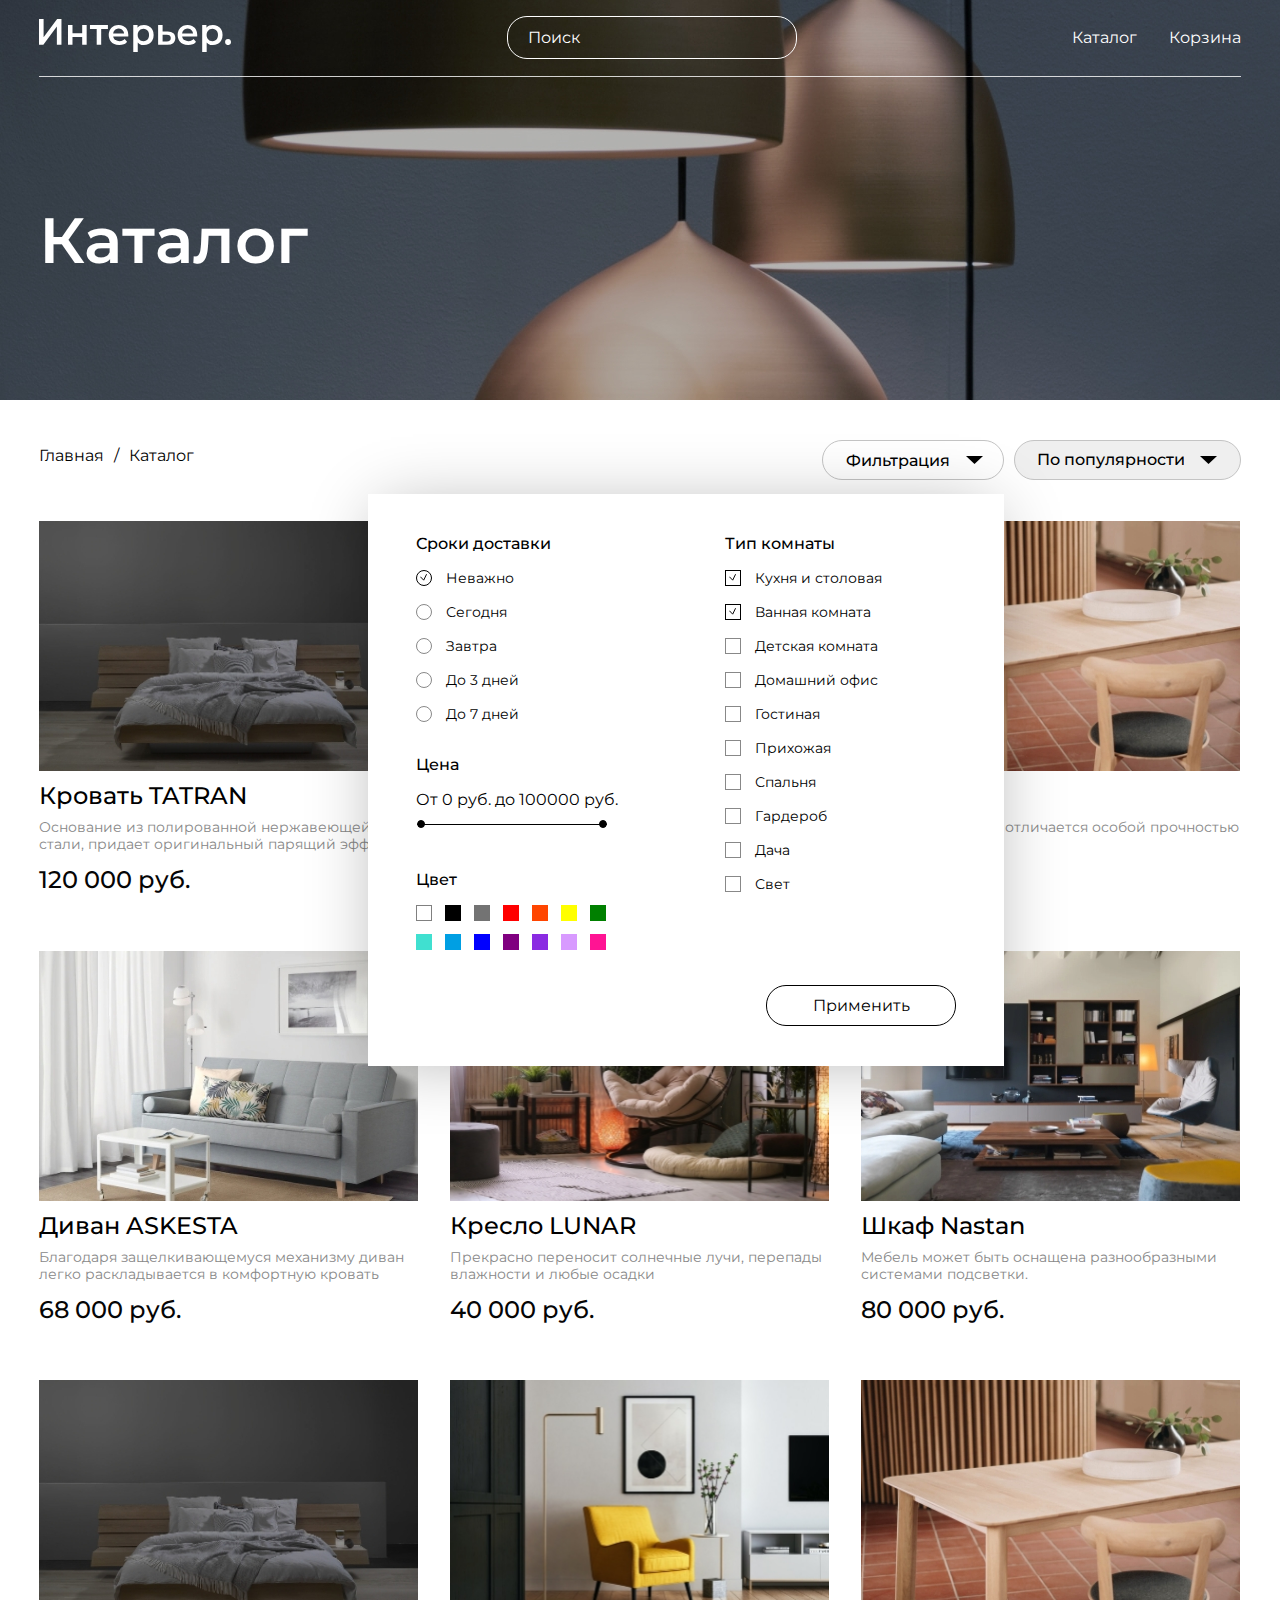
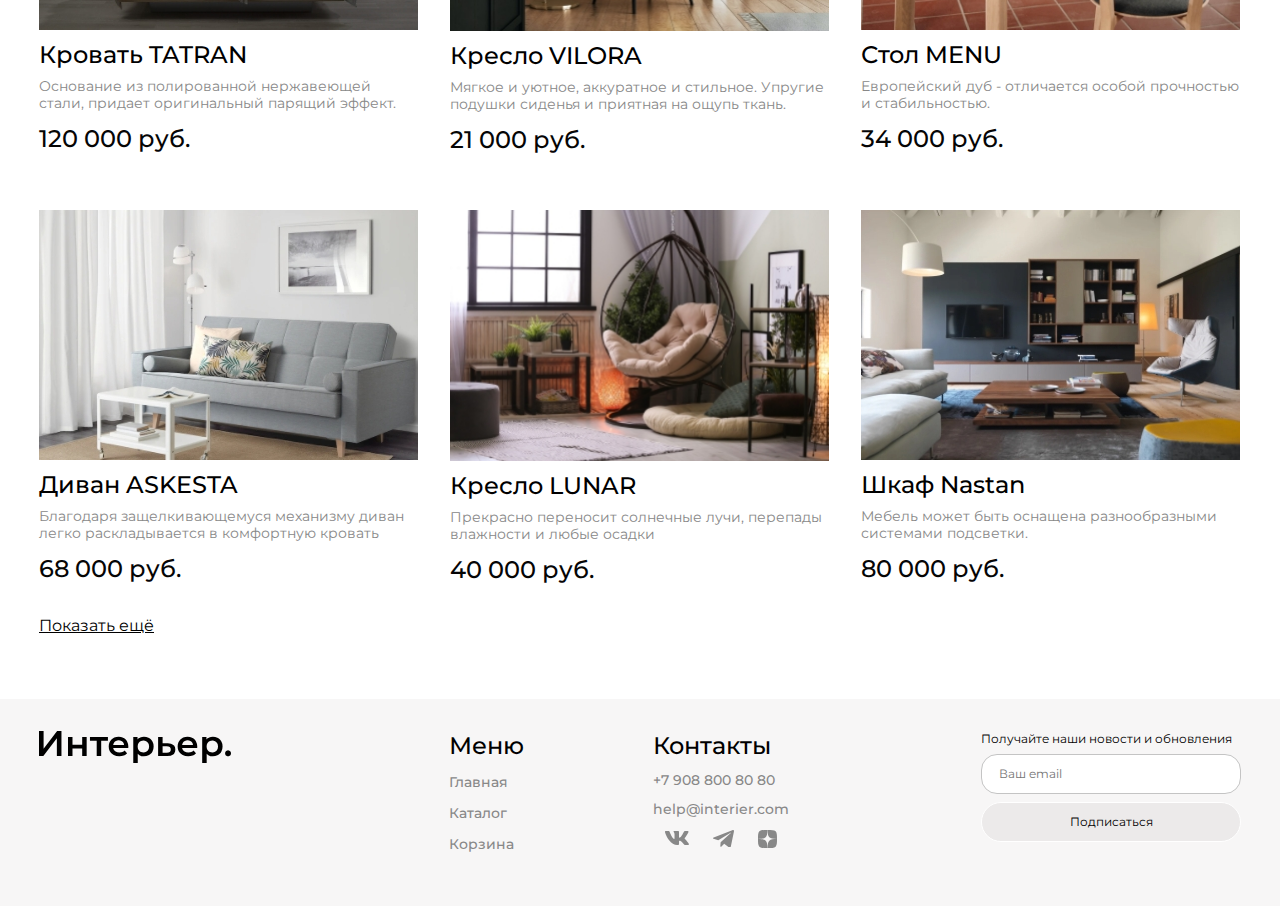
<file: catalog.html>
<!DOCTYPE html>
<html lang="en">

<head>
    <meta charset="UTF-8">
    <meta name="viewport" content="width=device-width, initial-scale=1.0">
    <title>Каталог</title>
    <link rel="preconnect" href="https://fonts.gstatic.com" crossorigin>
    <link href="https://fonts.googleapis.com/css2?family=Montserrat:ital,wght@0,100..900;1,100..900&display=swap"
        rel="stylesheet">
    <link rel="stylesheet" type="text/css" href="catalog.styles.css">
</head>

<body>
    <header class="center">
        <div class="top">
            <a href="index.html"><img src="logo.svg" class="top__logo" alt="Логотип"></a>
            <input class="top__input" type="text" placeholder="Поиск">
            <nav>
                <ul class="heading">
                    <li><a class="heading__link" href="catalog.html">Каталог</a></li>
                    <li><a class="heading__link" href="cart.html">Корзина</a></li>
                </ul>
            </nav>
            <div class="heading-mob">
                <a href="#"><svg width="15.366211" height="15.360107" viewBox="0 0 15.3662 15.3601" fill="none"
                        xmlns="http://www.w3.org/2000/svg" xmlns:xlink="http://www.w3.org/1999/xlink">
                        <desc>
                            Created with Pixso.
                        </desc>
                        <defs />
                        <path id="Vector"
                            d="M11.53 10.41C12.52 9.14 12.99 7.54 12.84 5.93C12.68 4.33 11.93 2.84 10.72 1.78C9.51 0.71 7.94 0.15 6.33 0.2C4.72 0.25 3.19 0.91 2.05 2.05C0.91 3.19 0.25 4.72 0.2 6.33C0.15 7.94 0.71 9.51 1.78 10.72C2.85 11.93 4.33 12.68 5.94 12.83C7.54 12.99 9.14 12.52 10.42 11.53L10.45 11.56L13.81 14.92C13.88 15 13.97 15.05 14.07 15.09C14.16 15.13 14.27 15.16 14.37 15.16C14.47 15.16 14.58 15.13 14.67 15.09C14.77 15.05 14.86 15 14.93 14.92C15 14.85 15.06 14.76 15.1 14.67C15.14 14.57 15.16 14.47 15.16 14.36C15.16 14.26 15.14 14.16 15.1 14.06C15.06 13.96 15 13.88 14.93 13.8L11.57 10.44C11.56 10.43 11.55 10.42 11.53 10.41ZM9.89 3.17C10.34 3.61 10.69 4.13 10.94 4.71C11.18 5.29 11.31 5.91 11.31 6.53C11.31 7.16 11.19 7.78 10.95 8.36C10.71 8.94 10.36 9.47 9.92 9.91C9.47 10.36 8.95 10.71 8.37 10.95C7.79 11.18 7.17 11.31 6.54 11.3C5.91 11.3 5.29 11.17 4.72 10.93C4.14 10.69 3.61 10.33 3.17 9.88C2.29 8.99 1.8 7.79 1.81 6.53C1.81 5.28 2.31 4.08 3.2 3.19C4.09 2.31 5.29 1.81 6.54 1.8C7.79 1.8 9 2.29 9.89 3.17Z"
                            fill="#FFFFFF" fill-opacity="1.000000" fill-rule="evenodd" />
                        <path id="Vector"
                            d="M13.04 7.14Q13.09 6.54 13.03 5.92Q12.98 5.3 12.81 4.71Q12.63 4.12 12.35 3.56Q12.07 3.01 11.69 2.53Q11.32 2.04 10.85 1.63Q10.38 1.22 9.86 0.91Q9.33 0.59 8.75 0.38Q8.16 0.17 7.55 0.07Q6.95 -0.02 6.33 0Q5.7 0.02 5.11 0.15Q4.51 0.28 3.94 0.53Q3.37 0.78 2.86 1.12Q2.35 1.47 1.91 1.91Q1.47 2.35 1.13 2.85Q0.78 3.36 0.53 3.93Q0.29 4.5 0.15 5.1Q0.02 5.7 0 6.32Q-0.02 6.95 0.07 7.55Q0.17 8.16 0.38 8.74Q0.59 9.33 0.9 9.86Q1.22 10.38 1.63 10.85Q2.04 11.32 2.53 11.69Q3.01 12.07 3.57 12.35Q4.12 12.63 4.71 12.81Q5.3 12.98 5.92 13.03Q6.54 13.09 7.15 13.03Q7.76 12.98 8.36 12.8Q8.96 12.63 9.5 12.35Q9.97 12.11 10.4 11.79L13.67 15.06Q13.74 15.13 13.82 15.19Q13.9 15.24 13.99 15.28Q14.08 15.32 14.18 15.34Q14.27 15.36 14.37 15.36Q14.47 15.36 14.56 15.34Q14.66 15.32 14.75 15.28Q14.84 15.24 14.92 15.19Q15 15.13 15.07 15.06Q15.14 14.99 15.19 14.91Q15.25 14.83 15.29 14.74Q15.32 14.65 15.34 14.56Q15.36 14.46 15.36 14.36Q15.36 14.26 15.34 14.17Q15.32 14.07 15.29 13.98Q15.25 13.89 15.19 13.81Q15.14 13.73 15.07 13.66L11.8 10.39Q12.11 9.96 12.35 9.5Q12.63 8.95 12.8 8.35Q12.98 7.75 13.04 7.14ZM11.53 10.41C12.52 9.14 12.99 7.54 12.84 5.93C12.68 4.33 11.93 2.84 10.72 1.78C9.51 0.71 7.94 0.15 6.33 0.2C4.72 0.25 3.19 0.91 2.05 2.05C0.91 3.19 0.25 4.72 0.2 6.33C0.15 7.94 0.71 9.51 1.78 10.72C2.85 11.93 4.33 12.68 5.94 12.83C7.54 12.99 9.14 12.52 10.42 11.53L10.45 11.56L13.81 14.92C13.88 15 13.97 15.05 14.07 15.09C14.16 15.13 14.27 15.16 14.37 15.16C14.47 15.16 14.58 15.13 14.67 15.09C14.77 15.05 14.86 15 14.93 14.92C15 14.85 15.06 14.76 15.1 14.67C15.14 14.57 15.16 14.47 15.16 14.36C15.16 14.26 15.14 14.16 15.1 14.06C15.06 13.96 15 13.88 14.93 13.8L11.57 10.44C11.56 10.43 11.55 10.42 11.53 10.41ZM9.89 3.17C10.34 3.61 10.69 4.13 10.94 4.71C11.18 5.29 11.31 5.91 11.31 6.53C11.31 7.16 11.19 7.78 10.95 8.36C10.71 8.94 10.36 9.47 9.92 9.91C9.47 10.36 8.95 10.71 8.37 10.95C7.79 11.18 7.17 11.31 6.54 11.3C5.91 11.3 5.29 11.17 4.72 10.93C4.14 10.69 3.61 10.33 3.17 9.88C2.29 8.99 1.8 7.79 1.81 6.53C1.81 5.28 2.31 4.08 3.2 3.19C4.09 2.31 5.29 1.81 6.54 1.8C7.79 1.8 9 2.29 9.89 3.17ZM10.33 4Q10.58 4.37 10.75 4.79Q10.93 5.21 11.02 5.64Q11.11 6.08 11.11 6.54Q11.11 6.99 11.03 7.43Q10.94 7.87 10.77 8.29Q10.59 8.71 10.35 9.08Q10.1 9.45 9.78 9.77Q9.46 10.09 9.08 10.34Q8.71 10.59 8.29 10.76Q7.87 10.93 7.43 11.02Q7 11.11 6.54 11.1Q6.09 11.1 5.65 11.01Q5.21 10.92 4.79 10.75Q4.37 10.57 4 10.32Q3.64 10.07 3.32 9.74Q3 9.42 2.76 9.05Q2.52 8.69 2.35 8.27Q2.18 7.85 2.09 7.42Q2.01 6.99 2.01 6.54Q2.01 6.08 2.1 5.65Q2.19 5.22 2.36 4.8Q2.53 4.39 2.78 4.02Q3.02 3.65 3.34 3.34Q3.66 3.02 4.03 2.77Q4.39 2.53 4.81 2.35Q5.23 2.18 5.66 2.09Q6.09 2.01 6.54 2Q6.99 2 7.42 2.09Q7.86 2.17 8.28 2.34Q8.69 2.51 9.06 2.75Q9.43 2.99 9.75 3.31Q10.07 3.63 10.33 4Z"
                            fill="#FFFFFF" fill-opacity="1.000000" fill-rule="evenodd" />
                    </svg>
                </a>
                <a href="catalog.html"><svg width="20" height="21" viewBox="0 0 20 21" fill="none"
                        xmlns="http://www.w3.org/2000/svg">
                        <rect x="0.800537" y="0.900024" width="4.57143" height="4.57143" fill="white" />
                        <rect x="0.800537" y="8.21436" width="4.57143" height="4.57143" fill="white" />
                        <rect x="0.800537" y="15.5286" width="4.57143" height="4.57143" fill="white" />
                        <rect x="8.11401" y="8.21436" width="4.57143" height="4.57143" fill="white" />
                        <rect x="8.11401" y="15.5286" width="4.57143" height="4.57143" fill="white" />
                        <rect x="8.11401" y="0.900024" width="4.57143" height="4.57143" fill="white" />
                        <rect x="15.4285" y="8.21436" width="4.57143" height="4.57143" fill="white" />
                        <rect x="15.4285" y="15.5286" width="4.57143" height="4.57143" fill="white" />
                        <rect x="15.4285" y="0.900024" width="4.57143" height="4.57143" fill="white" />
                    </svg>
                </a>
                <a href="cart.html"><svg width="25" height="25" viewBox="0 0 25 25" fill="none"
                        xmlns="http://www.w3.org/2000/svg">
                        <path
                            d="M14.5834 20.8333C15.1359 20.8333 15.6658 20.6138 16.0566 20.2231C16.4473 19.8324 16.6667 19.3025 16.6667 18.75C16.6667 18.1974 16.4473 17.6675 16.0566 17.2768C15.6658 16.8861 15.1359 16.6666 14.5834 16.6666C14.0309 16.6666 13.501 16.8861 13.1103 17.2768C12.7196 17.6675 12.5001 18.1974 12.5001 18.75C12.5001 19.3025 12.7196 19.8324 13.1103 20.2231C13.501 20.6138 14.0309 20.8333 14.5834 20.8333ZM7.29174 20.8333C7.84428 20.8333 8.37418 20.6138 8.76488 20.2231C9.15558 19.8324 9.37508 19.3025 9.37508 18.75C9.37508 18.1974 9.15558 17.6675 8.76488 17.2768C8.37418 16.8861 7.84428 16.6666 7.29174 16.6666C6.73921 16.6666 6.20931 16.8861 5.81861 17.2768C5.4279 17.6675 5.20841 18.1974 5.20841 18.75C5.20841 19.3025 5.4279 19.8324 5.81861 20.2231C6.20931 20.6138 6.73921 20.8333 7.29174 20.8333ZM20.873 6.16975C21.133 6.16136 21.3796 6.05217 21.5606 5.86525C21.7416 5.67834 21.8428 5.42836 21.8428 5.16819C21.8428 4.90801 21.7416 4.65804 21.5606 4.47112C21.3796 4.28421 21.133 4.17501 20.873 4.16663H19.674C18.7345 4.16663 17.922 4.81871 17.7178 5.73538L16.4126 11.6125C16.2084 12.5291 15.3959 13.1812 14.4563 13.1812H6.63133L5.12924 7.17079H14.8636C15.1212 7.15904 15.3644 7.04844 15.5425 6.86199C15.7206 6.67555 15.82 6.42761 15.82 6.16975C15.82 5.91189 15.7206 5.66395 15.5425 5.47751C15.3644 5.29106 15.1212 5.18046 14.8636 5.16871H5.12924C4.82473 5.16862 4.5242 5.23796 4.25051 5.37145C3.97682 5.50495 3.73716 5.69909 3.54976 5.93911C3.36236 6.17913 3.23215 6.45872 3.16903 6.75662C3.10591 7.05452 3.11154 7.36289 3.1855 7.65829L4.68758 13.6666C4.79586 14.1002 5.046 14.485 5.39821 14.7601C5.75042 15.0351 6.18447 15.1844 6.63133 15.1843H14.4563C15.368 15.1845 16.2524 14.8736 16.9636 14.3032C17.6748 13.7327 18.1701 12.9368 18.3678 12.0468L19.674 6.16975H20.873Z"
                            fill="white" />
                    </svg>
                </a>

            </div>
        </div>
        <div class="header__menu">
            <h1 class="header__menu header__menu_title">Каталог</h1>
        </div>
    </header>
    <main class="main">
        <div class="container center">
            <div class="filter-button-wrapper">
                <div class="main__nav">
                    <div>
                        <a class="main__link" href="index.html">Главная</a>
                    </div>
                    <p>/</p>
                    <div><a class="main__link" href="catalog.html">Каталог</a></div>
                </div>
                <div class="main__filters">
                    <button class="button filter-button">Фильтрация</button>
                    <form class="filtering-form" action="#" method="get">
                        <div class="filtering-form__content-wrapper">
                            <fieldset class="filtering-form__fieldset">
                                <legend class="filtering-form__legend">Сроки доставки</legend>
                                <div class="radio">
                                    <input class="radio__input" type="radio" id="any" name="delivery-time" value="any"
                                        checked>
                                    <label class="radio__label" for="any">Неважно</label>
                                </div>
                                <div class="radio">
                                    <input class="radio__input" type="radio" id="today" name="delivery-time"
                                        value="today">
                                    <label class="radio__label" for="today">Сегодня</label>
                                </div>
                                <div class="radio">
                                    <input class="radio__input" type="radio" id="tomorrow" name="delivery-time"
                                        value="tomorrow">
                                    <label class="radio__label" for="tomorrow">Завтра</label>
                                </div>
                                <div class="radio">
                                    <input class="radio__input" type="radio" id="three-days" name="delivery-time"
                                        value="three-days">
                                    <label class="radio__label" for="three-days">До 3 дней</label>
                                </div>
                                <div class="radio">
                                    <input class="radio__input" type="radio" id="seven-days" name="delivery-time"
                                        value="seven-days">
                                    <label class="radio__label" for="seven-days">До 7 дней</label>
                                </div>
                            </fieldset>
                            <fieldset class="filtering-form__fieldset">
                                <legend class="filtering-form__legend">Цена</legend>
                                <div class="range">
                                    <label class="range__label" for="price-range">От 0 руб. до 100000 руб.</label>
                                    <div class="range__slider">
                                        <input class="range__input radio__input_min" id="price-range" name="range_1"
                                            type="range" min="1" max="100000" value="1">
                                        <input class="range__input radio__input_max" name="range_1" type="range" min="1"
                                            max="100000" value="100000">
                                    </div>
                                </div>
                            </fieldset>
                            <fieldset class="filtering-form__fieldset">
                                <legend class="filtering-form__legend">Цвет</legend>
                                <div class="color-options">
                                    <div class="checkbox color-options__checkbox">
                                        <input class="checkbox__input" type="checkbox" id="color-white">
                                        <label class="checkbox__label checkbox__label--white" for="color-white"></label>
                                    </div>
                                    <div class="checkbox color-options__checkbox">
                                        <input class="checkbox__input" type="checkbox" id="color-black">
                                        <label class="checkbox__label checkbox__label--black" for="color-black"></label>
                                    </div>
                                    <div class="checkbox color-options__checkbox">
                                        <input class="checkbox__input" type="checkbox" id="color-gray">
                                        <label class="checkbox__label checkbox__label--gray" for="color-gray"></label>
                                    </div>
                                    <div class="checkbox color-options__checkbox">
                                        <input class="checkbox__input" type="checkbox" id="color-red">
                                        <label class="checkbox__label checkbox__label--red" for="color-red"></label>
                                    </div>
                                    <div class="checkbox color-options__checkbox">
                                        <input class="checkbox__input" type="checkbox" id="color-orange">
                                        <label class="checkbox__label checkbox__label--orange"
                                            for="color-orange"></label>
                                    </div>
                                    <div class="checkbox color-options__checkbox">
                                        <input class="checkbox__input" type="checkbox" id="color-yellow">
                                        <label class="checkbox__label checkbox__label--yellow"
                                            for="color-yellow"></label>
                                    </div>
                                    <div class="checkbox color-options__checkbox">
                                        <input class="checkbox__input" type="checkbox" id="color-green">
                                        <label class="checkbox__label checkbox__label--green" for="color-green"></label>
                                    </div>
                                    <div class="checkbox color-options__checkbox">
                                        <input class="checkbox__input" type="checkbox" id="color-teal">
                                        <label class="checkbox__label checkbox__label--teal" for="color-teal"></label>
                                    </div>
                                    <div class="checkbox color-options__checkbox">
                                        <input class="checkbox__input" type="checkbox" id="light-blue">
                                        <label class="checkbox__label checkbox__label--light-blue"
                                            for="light-blue"></label>
                                    </div>
                                    <div class="checkbox color-options__checkbox">
                                        <input class="checkbox__input" type="checkbox" id="color-blue">
                                        <label class="checkbox__label checkbox__label--blue" for="color-blue"></label>
                                    </div>
                                    <div class="checkbox color-options__checkbox">
                                        <input class="checkbox__input" type="checkbox" id="color-purple">
                                        <label class="checkbox__label checkbox__label--purple"
                                            for="color-purple"></label>
                                    </div>
                                    <div class="checkbox color-options__checkbox">
                                        <input class="checkbox__input" type="checkbox" id="color-violet">
                                        <label class="checkbox__label checkbox__label--violet"
                                            for="color-violet"></label>
                                    </div>
                                    <div class="checkbox color-options__checkbox">
                                        <input class="checkbox__input" type="checkbox" id="color-lavender">
                                        <label class="checkbox__label checkbox__label--lavender"
                                            for="color-lavender"></label>
                                    </div>
                                    <div class="checkbox color-options__checkbox">
                                        <input class="checkbox__input" type="checkbox" id="color-pink">
                                        <label class="checkbox__label checkbox__label--pink" for="color-pink"></label>
                                    </div>
                                </div>
                            </fieldset>
                            <fieldset class="filtering-form__fieldset filtering-form__fieldset--type">
                                <legend class="filtering-form__legend">Тип комнаты</legend>
                                <div class="checkbox">
                                    <input class="checkbox__input" type="checkbox" id="kitchen-dining" name="room-type"
                                        value="kitchen-dining" checked>
                                    <label class="checkbox__label" for="kitchen-dining">Кухня и столовая</label>
                                </div>
                                <div class="checkbox">
                                    <input class="checkbox__input" type="checkbox" id="bathroom" name="room-type"
                                        value="bathroom" checked>
                                    <label class="checkbox__label" for="bathroom">Ванная комната</label>
                                </div>
                                <div class="checkbox">
                                    <input class="checkbox__input" type="checkbox" id="kids-room" name="room-type"
                                        value="kids-room">
                                    <label class="checkbox__label" for="kids-room">Детская комната</label>
                                </div>
                                <div class="checkbox">
                                    <input class="checkbox__input" type="checkbox" id="home-office" name="room-type"
                                        value="home-office">
                                    <label class="checkbox__label" for="home-office">Домашний офис</label>
                                </div>
                                <div class="checkbox">
                                    <input class="checkbox__input" type="checkbox" id="living-room" name="room-type"
                                        value="living-room">
                                    <label class="checkbox__label" for="living-room">Гостиная</label>
                                </div>
                                <div class="checkbox">
                                    <input class="checkbox__input" type="checkbox" id="hallway" name="room-type"
                                        value="hallway">
                                    <label class="checkbox__label" for="hallway">Прихожая</label>
                                </div>
                                <div class="checkbox">
                                    <input class="checkbox__input" type="checkbox" id="bedroom" name="room-type"
                                        value="bedroom">
                                    <label class="checkbox__label" for="bedroom">Спальня</label>
                                </div>
                                <div class="checkbox">
                                    <input class="checkbox__input" type="checkbox" id="wardrobe" name="room-type"
                                        value="wardrobe">
                                    <label class="checkbox__label" for="wardrobe">Гардероб</label>
                                </div>
                                <div class="checkbox">
                                    <input class="checkbox__input" type="checkbox" id="country-house" name="room-type"
                                        value="country-house">
                                    <label class="checkbox__label" for="country-house">Дача</label>
                                </div>
                                <div class="checkbox">
                                    <input class="checkbox__input" type="checkbox" id="light" name="room-type"
                                        value="light">
                                    <label class="checkbox__label" for="light">Свет</label>
                                </div>
                            </fieldset>
                        </div>
                        <button type="submit" class="filtering-form__button button">
                            Применить
                        </button>
                    </form>
                    <div class="main__selects_catalog">
                        <select class="main__selects_catalog main__selects_catalog-2">
                            <option value="" disabled selected>По популярности</option>
                            <option value="1">Хиты продаж</option>
                            <option value="2">Все товары</option>
                        </select>
                    </div>
                </div>
            </div>
        </div>
        <div class="product-box center">
            <div class="product-content">
                <article class="product">
                    <img class="product__img" src="img/TATRAN2.jpeg" alt="изображение кровати">
                    <h3 class="product__subtitle">Кровать TATRAN</h3>
                    <p class="product__text">Основание из полированной нержавеющей стали, придает оригинальный парящий
                        эффект.</p>
                    <div class="pricelist">
                        <p class="pricelist__price-special">120 000 руб.</p>
                    </div>
                </article>
                <article class="product">
                    <img src="img/VILORA.jpeg" alt="изображение кресла">
                    <h3 class="product__subtitle">Кресло VILORA</h3>
                    <p class="product__text">Мягкое и уютное, аккуратное и стильное. Упругие подушки сиденья и приятная
                        на ощупь ткань.</p>
                    <div class="pricelist">
                        <p class="pricelist__price-special">21 000 руб.</p>
                    </div>
                </article>
                <article class="product">
                    <img src="img/MENU2.jpeg" alt="изображение стола">
                    <h3 class="product__subtitle">Стол MENU</h3>
                    <p class="product__text">Европейский дуб - отличается особой прочностью и стабильностью.</p>
                    <div class="pricelist">
                        <p class="pricelist__price-special">34 000 руб.</p>
                    </div>
                </article>
                <article class="product">
                    <img class="product__img" src="img/ASKESTA2.jpeg" alt="изображение дивана">
                    <h3 class="product__subtitle">Диван ASKESTA</h3>
                    <p class="product__text">Благодаря защелкивающемуся механизму диван легко раскладывается в
                        комфортную кровать</p>
                    <div class="pricelist">
                        <p class="pricelist__price-special">68 000 руб.</p>
                    </div>
                </article>
                <article class="product">
                    <img class="product__img" src="img/LUNAR2.jpeg" alt="изображение кресла">
                    <h3 class="product__subtitle">Кресло LUNAR</h3>
                    <p class="product__text">Прекрасно переносит солнечные лучи, перепады влажности и любые осадки</p>
                    <div class="pricelist">
                        <p class="pricelist__price-special">40 000 руб.</p>
                    </div>
                </article>
                <article class="product">
                    <img class="product__img" src="img/NASTAN2.jpeg" alt="изображение шкафа">
                    <h3 class="product__subtitle">Шкаф Nastan</h3>
                    <p class="product__text">Мебель может быть оснащена разнообразными системами подсветки.</p>
                    <div class="pricelist">
                        <p class="pricelist__price-special">80 000 руб.</p>
                    </div>
                </article>
                <article class="product">
                    <img class="product__img" src="img/TATRAN2.jpeg" alt="изображение кровати">
                    <h3 class="product__subtitle">Кровать TATRAN</h3>
                    <p class="product__text">Основание из полированной нержавеющей стали, придает оригинальный парящий
                        эффект.</p>
                    <div class="pricelist">
                        <p class="pricelist__price-special">120 000 руб.</p>
                    </div>
                </article>
                <article class="product">
                    <img src="img/VILORA.jpeg" alt="изображение кресла">
                    <h3 class="product__subtitle">Кресло VILORA</h3>
                    <p class="product__text">Мягкое и уютное, аккуратное и стильное. Упругие подушки сиденья и приятная
                        на ощупь ткань.</p>
                    <div class="pricelist">
                        <p class="pricelist__price-special">21 000 руб.</p>
                    </div>
                </article>
                <article class="product">
                    <img src="img/MENU2.jpeg" alt="изображение стола">
                    <h3 class="product__subtitle">Стол MENU</h3>
                    <p class="product__text">Европейский дуб - отличается особой прочностью и стабильностью.</p>
                    <div class="pricelist">
                        <p class="pricelist__price-special">34 000 руб.</p>
                    </div>
                </article>
                <article class="product">
                    <img class="product__img" src="img/ASKESTA2.jpeg" alt="изображение дивана">
                    <h3 class="product__subtitle">Диван ASKESTA</h3>
                    <p class="product__text">Благодаря защелкивающемуся механизму диван легко раскладывается в
                        комфортную кровать</p>
                    <div class="pricelist">
                        <p class="pricelist__price-special">68 000 руб.</p>
                    </div>
                </article>
                <article class="product">
                    <img class="product__img" src="img/LUNAR2.jpeg" alt="изображение кресла">
                    <h3 class="product__subtitle">Кресло LUNAR</h3>
                    <p class="product__text">Прекрасно переносит солнечные лучи, перепады влажности и любые осадки</p>
                    <div class="pricelist">
                        <p class="pricelist__price-special">40 000 руб.</p>
                    </div>
                </article>
                <article class="product">
                    <img class="product__img" src="img/NASTAN2.jpeg" alt="изображение шкафа">
                    <h3 class="product__subtitle">Шкаф Nastan</h3>
                    <p class="product__text">Мебель может быть оснащена разнообразными системами подсветки.</p>
                    <div class="pricelist">
                        <p class="pricelist__price-special">80 000 руб.</p>
                    </div>
                </article>
            </div>
        </div>
    </main>
    <div class="link-box center">
        <a class="link-box__link" href="#">Показать ещё</a>
    </div>
    <footer class="footer center">

        <div class="footer__logo">
            <a href="index.html"><img src="img/лого2.svg" alt="лого"></a>
        </div>
        <div class="footer__content">
            <section class="footer__info">
                <div class="footer__menu">
                    <h4 class="footer__title">Меню</h4>
                    <div class="footer__item">
                        <nav>
                            <ul>
                                <li class="footer__item"><a class="footer__link" href="index.html">Главная</a></li>
                                <li class="footer__item"><a class="footer__link" href="catalog.html">Каталог</a></li>
                                <li class="footer__item"><a class="footer__link" href="">Корзина</a></li>
                            </ul>
                        </nav>
                    </div>
                </div>

                <section class="footer__contacts">
                    <h4 class="footer__title">Контакты</h4>
                    <a class="footer__link" href="tel:+79088008080">+7 908 800 80 80</a>
                    <a class="footer__link" href="mailto:help@interier.com">help@interier.com</a>
                    <nav class="footer__icons">
                        <a href="vk.svg"><svg width="24.000488" height="14.000000" viewBox="0 0 24.0005 14" fill="none"
                                xmlns="http://www.w3.org/2000/svg" xmlns:xlink="http://www.w3.org/1999/xlink">
                                <desc>
                                    Created with Pixso.
                                </desc>
                                <defs />
                                <path class="icon" id="Vector"
                                    d="M23.45 0.94C23.61 0.4 23.45 0 22.65 0L20.03 0C19.36 0 19.05 0.34 18.88 0.72C18.88 0.72 17.55 3.92 15.66 6C15.04 6.6 14.77 6.79 14.43 6.79C14.27 6.79 14.01 6.6 14.01 6.05L14.01 0.94C14.01 0.29 13.83 0 13.27 0L9.15 0C8.73 0 8.48 0.3 8.48 0.59C8.48 1.21 9.42 1.35 9.52 3.1L9.52 6.9C9.52 7.73 9.37 7.88 9.03 7.88C8.14 7.88 5.98 4.67 4.69 1C4.44 0.28 4.19 0 3.52 0L0.9 0C0.15 0 0 0.34 0 0.72C0 1.41 0.89 4.79 4.14 9.28C6.31 12.34 9.37 14 12.15 14C13.82 14 14.02 13.63 14.02 12.99L14.02 10.68C14.02 9.94 14.18 9.79 14.71 9.79C15.1 9.79 15.77 9.99 17.33 11.46C19.11 13.21 19.4 14 20.4 14L23.03 14C23.78 14 24.15 13.63 23.93 12.9C23.7 12.18 22.85 11.12 21.72 9.88C21.11 9.17 20.19 8.4 19.91 8.02C19.52 7.53 19.63 7.31 19.91 6.87C19.91 6.87 23.11 2.45 23.44 0.94L23.45 0.94Z"
                                    fill="#888888" fill-opacity="1.000000" fill-rule="evenodd" />
                            </svg>
                        </a>
                        <a href="telegram.svg"><svg width="21.000000" height="17.675720" viewBox="0 0 21 17.6757"
                                fill="none" xmlns="http://www.w3.org/2000/svg"
                                xmlns:xlink="http://www.w3.org/1999/xlink">
                                <desc>
                                    Created with Pixso.
                                </desc>
                                <defs />
                                <path class="icon" id="Vector"
                                    d="M19.29 0.2L0.69 7.41C-0.06 7.74 -0.32 8.42 0.5 8.78L5.28 10.31L16.82 3.14C17.45 2.69 18.09 2.81 17.54 3.3L7.63 12.32L7.31 16.14C7.6 16.73 8.13 16.73 8.47 16.44L11.21 13.83L15.91 17.37C17 18.02 17.59 17.6 17.83 16.41L20.91 1.74C21.23 0.28 20.68 -0.37 19.29 0.2Z"
                                    fill="#888888" fill-opacity="1.000000" fill-rule="nonzero" />
                            </svg>
                        </a>
                        <a href="dzen.svg"><svg width="19.000000" height="18.000000" viewBox="0 0 19 18" fill="none"
                                xmlns="http://www.w3.org/2000/svg" xmlns:xlink="http://www.w3.org/1999/xlink">
                                <desc>
                                    Created with Pixso.
                                </desc>
                                <defs />
                                <path class="icon" id="Vector"
                                    d="M11.33 10.73C9.83 12.19 9.73 14.01 9.6 18C13.52 18 16.23 17.98 17.62 16.7C18.98 15.37 19 12.69 19 9.09C14.79 9.22 12.87 9.32 11.33 10.73ZM0 9.09C0 12.69 0.01 15.37 1.37 16.7C2.76 17.98 5.47 18 9.39 18C9.26 14.01 9.16 12.19 7.66 10.73C6.12 9.32 4.2 9.21 0 9.09ZM9.39 0C5.48 0 2.76 0.01 1.37 1.29C0.01 2.62 0 5.31 0 8.9C4.2 8.77 6.12 8.67 7.66 7.26C9.16 5.8 9.26 3.98 9.39 0ZM11.33 7.26C9.83 5.8 9.73 3.98 9.6 0C13.52 0 16.23 0.01 17.62 1.29C18.98 2.62 19 5.31 19 8.9C14.79 8.77 12.87 8.67 11.33 7.26Z"
                                    fill="#888888" fill-opacity="1.000000" fill-rule="nonzero" />
                            </svg>
                        </a>
                    </nav>
                </section>
            </section>
            <form class="footer__form">
                <p class="footer__text">Получайте наши новости и обновления</p>
                <input placeholder="Ваш email" class="footer__input" type="email">
                <button class="footer__button">Подписаться</button>
            </form>
        </div>
    </footer>
</body>

</html>
</file>
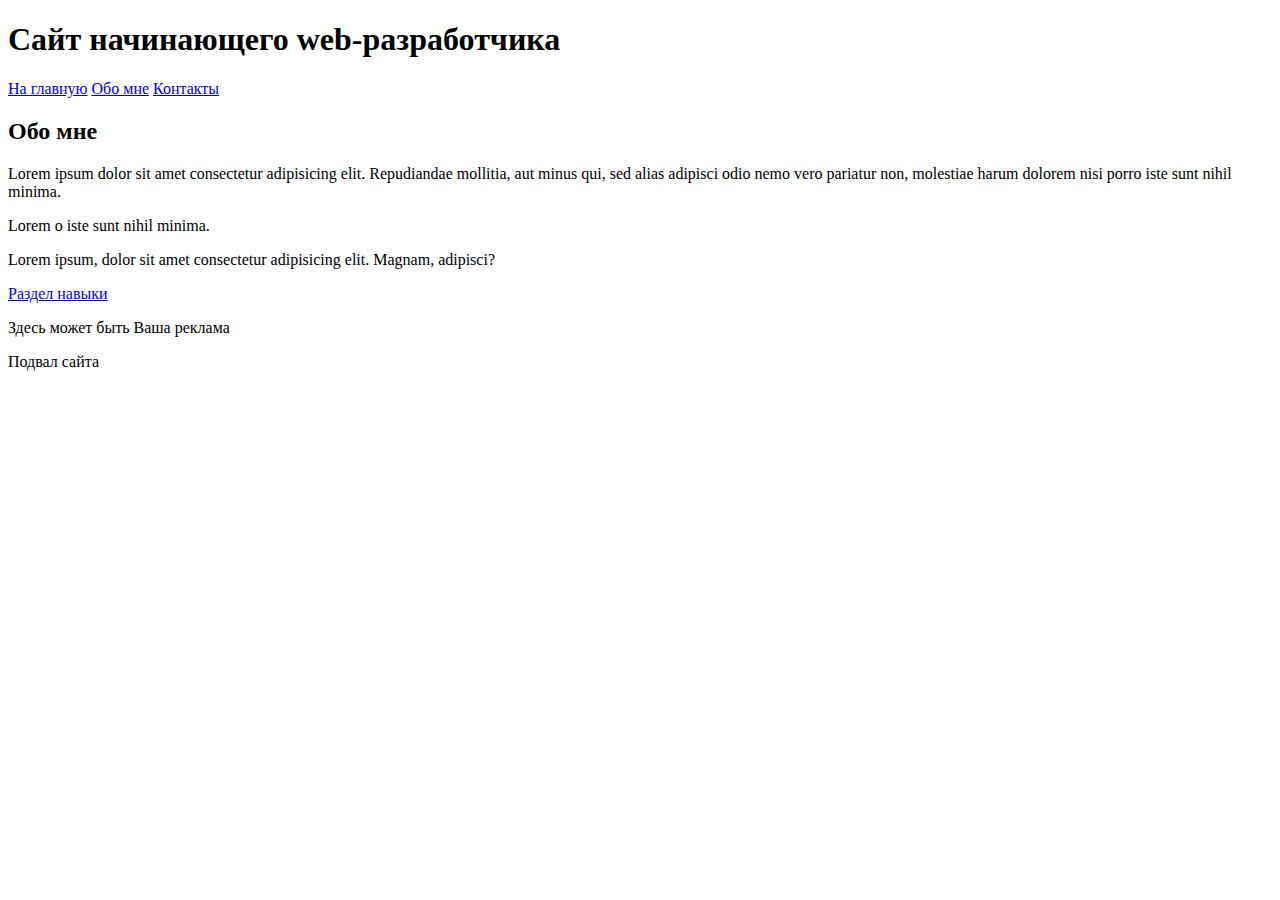
<file: wshop1.html>
<!DOCTYPE html>
<html lang="en">
<head>
    <meta charset="UTF-8">
    <meta name="viewport" content="width=device-width, initial-scale=1.0">
    <title>Document</title>
</head>
<body>
    <header>
        <h1>Сайт начинающего web-разработчика</h1>
        <nav>
        <a href="#">На главную</a>
        <a href="#">Обо мне</a>
        <a href="#">Контакты</a>
         </nav>
    </header>
    <main>
        <article>
            <h2>Обо мне</h2>
            <p>Lorem ipsum dolor sit amet consectetur adipisicing elit. Repudiandae mollitia, aut minus qui, sed alias adipisci odio nemo vero pariatur non, molestiae harum dolorem nisi porro iste sunt nihil minima.</p>
            <p>Lorem o iste sunt nihil minima.</p>
            <p>Lorem ipsum, dolor sit amet consectetur adipisicing elit. Magnam, adipisci?</p>
            
        </article>
        <section>
            <a href="#">Раздел навыки</a>
        </section>
        <aside>
            <p>Здесь может быть Ваша реклама</p>
        </aside>
    </main>
    <footer>
        <p>Подвал сайта</p>
    </footer>
</body>
</html>
</file>
<file: styles.css>
* {
  padding: 0;
  margin: 0;
}

body {
  font-family: "Montserrat", sans-serif;
  font-optical-sizing: auto;
  font-weight: weight;
  font-style: normal;
}

.center {
  padding-left: calc(50% - 601px);
  padding-right: calc(50% - 601px);
}

header {
  color: rgb(255, 255, 255);
  height: 735px;
  left: 0;
  right: 0;
  top: 0;
  bottom: 2855px;
  background-image: url(img/HEADER.jpeg);
  background-size: cover;
  background-position: center;
}

.top {
  display: flex;
  flex-wrap: wrap;
  justify-content: space-between;
  align-items: center;
  border-bottom: 0.5px solid rgba(255, 255, 255, 0.8);
  padding-top: 16px;
  padding-bottom: 17px;
}

.top__input::-moz-placeholder {
  padding-left: 20px;
  color: rgb(255, 255, 255);
}

.top__input::placeholder {
  padding-left: 20px;
  color: rgb(255, 255, 255);
}

.top__input {
  width: 288px;
  height: 41px;
  font: inherit;
  border: solid 1px;
  background: transparent;
  border-color: white;
  border-radius: 20px;
}

.heading {
  display: flex;
  gap: 32px;
}
.heading-mob {
  display: none;
}

.heading__link {
  color: rgb(255, 255, 255);
  font-size: 16px;
  line-height: 20px;
  text-decoration: none;
}

.header__menu_title {
  font-weight: 600;
  font-size: 64px;
  line-height: 70px;
  padding-top: 64px;
  padding-bottom: 16px;
  box-sizing: border-box;
}

.header__menu_text {
  font-size: 24px;
  line-height: 32px;
  margin-bottom: 16px;
}

.header__menu_link {
  color: rgb(255, 255, 255);
  font-size: 16px;
  line-height: 20px;
  transition: color 1s;
}

.header__menu_link:hover {
  color: #000000;
}

.main__link {
  color: rgb(255, 255, 255);
  font-size: 16px;
  line-height: 24px;
}

.for-box {
  padding-top: 64px;
}

.for {
  margin-top: 32px;
  display: grid;
  gap: 32px;
  grid-template-columns: repeat(12, 1fr);
}

.for-box__title {
  font-weight: 600;
  font-size: 48px;
  line-height: 59px;
  color: #000000;
}

.for__item {
  height: 415px;
  grid-column: span 4;
  color: rgb(255, 255, 255);
  font-size: 34px;
  font-weight: 600;
  font-style: normal;
  line-height: 41px;
  display: flex;
  justify-content: center;
  align-items: center;
}

.for__item_big {
  grid-column: span 6;
}

.for__item_1 {
  background-image: url(img/for-1.jpeg);
}

.for__item_2 {
  background-image: url(img/for-2.jpeg);
}

.for__item_3 {
  background-image: url(img/for-3.jpeg);
}

.for__item_4 {
  background-image: url(img/for-4.jpeg);
}

.for__item_5 {
  background-image: url(img/for-5.jpeg);
}

.product-box {
  padding-top: 64px;
}

.product-content {
  display: flex;
  flex-direction: row;
  flex-wrap: wrap;
  -moz-column-gap: 32px;
       column-gap: 32px;
  row-gap: 56px;
  margin-top: 32px;
}

.product {
  display: flex;
  box-sizing: border-box;
  width: 379px;
  flex-direction: column;
}

.product__img {
  width: 100%;
}

.product-box__title {
  font-weight: 600;
  font-size: 48px;
  line-height: 59px;
  color: #000000;
}

.product__subtitle {
  left: 0;
  top: 260px;
  color: rgb(0, 0, 0);
  font-family: Montserrat;
  font-size: 24px;
  font-weight: 500;
  line-height: 29px;
  letter-spacing: 0%;
  text-align: left;
  margin-top: 10px;
  margin-bottom: 9px;
}

.product__text {
  font-size: 14px;
  line-height: 17px;
  color: #888888;
  margin-bottom: 12px;
}

.pricelist {
  display: flex;
  gap: 32px;
}

.pricelist__price-special {
  font-weight: 500;
  font-size: 24px;
  line-height: 29px;
  color: #050505;
}

.pricelist__price {
  font-weight: 500;
  font-size: 24px;
  line-height: 29px;
  text-decoration-line: line-through;
  color: #888888;
}

.link-box {
  box-sizing: border-box;
  padding-top: 39px;
  padding-bottom: 64px;
}

.link-box__link {
  color: #000000;
  margin-top: 39px;
  margin-bottom: 64px;
  transition: all 1s;
}

.link-box__link:hover {
  color: rgb(136, 136, 136);
  text-decoration: none;
}

.footer {
  background: rgb(247, 246, 246);
  display: flex;
  justify-content: space-between;
  padding-top: 32px;
  padding-bottom: 29px;
  flex-wrap: wrap;
}

.footer__content {
  display: flex;
  gap: 192px;
  flex-wrap: wrap;
}

.footer__info {
  display: flex;
  gap: 129px;
}

.footer__menu {
  display: flex;
  flex-direction: column;
}

.footer__title {
  font-weight: 500;
  font-size: 24px;
  line-height: 29px;
  color: #000000;
  margin-bottom: 12px;
}

.footer__item {
  padding-bottom: 12px;
}

li {
  list-style-type: none;
}

.footer__link:hover {
  text-decoration: underline;
}

.footer__link {
  font-weight: 500;
  font-size: 14px;
  line-height: 17px;
  color: #888888;
  text-decoration: none;
  padding-bottom: 12px;
}

.footer__contacts {
  display: flex;
  flex-direction: column;
}

.footer__icons {
  display: flex;
  justify-content: space-around;
}

.footer__text {
  color: rgb(0, 0, 0);
  font-family: Montserrat;
  font-size: 12px;
  font-weight: 400;
  line-height: 15px;
}

.footer__input {
  background: #FFFFFF;
  border: 1px solid #C4C4C4;
  box-sizing: border-box;
  border-radius: 16px;
  font-family: Montserrat;
  font-weight: normal;
  font-size: 12px;
  line-height: 18px;
  color: rgb(196, 196, 196);
  padding-left: 17px;
  padding-right: 17px;
  width: 260px;
  height: 40px;
}

.footer__form {
  display: flex;
  flex-direction: column;
  gap: 8px;
}

.footer__button {
  background: rgba(222, 215, 215, 0.41);
  border: 1px solid #FFFFFF;
  box-sizing: border-box;
  border-radius: 20px;
  width: 260px;
  height: 40px;
  font-size: 12px;
  line-height: 18px;
  color: #000000;
  font-family: Montserrat;
  transition: all 1s;
}

.footer__button:hover {
  background: #000000;
  color: #FFFFFF;
  cursor: pointer;
}

.icon {
  fill: #888888;
  transition: fill 1s;
}

.icon:hover {
  fill: #000000;
  cursor: pointer;
}

.top-cart {
  height: 400px;
  background-image: url(img/topcart.jpeg);
  background-size: cover;
  background-position: center;
  background-repeat: no-repeat;
}

.cart-title {
  padding-top: 63px;
}

.cart {
  display: grid;
  grid-template-columns: repeat(12, 1fr);
  gap: 32px;
  margin-top: 64px;
}
.cart__name-box {
  display: flex;
  justify-content: space-between;
  padding-bottom: 14px;
}
.cart__item {
  border-top: 0.5px solid rgb(202, 205, 216);
  padding-top: 25px;
  padding-bottom: 32px;
  display: flex;
  justify-content: space-between;
  align-items: flex-start;
}
.cart__item-input {
  border: 1px solid rgb(247, 246, 246);
  width: 71px;
  height: 51px;
  border-radius: 6px;
  background: rgb(247, 246, 246);
  color: rgb(0, 0, 0);
  font-family: Poppins;
  font-size: 14px;
  font-weight: 600;
  line-height: 210%;
  text-align: center;
}
.cart__left {
  display: flex;
  gap: 32px;
}
.cart__info {
  width: 276px;
  display: flex;
  flex-direction: column;
  gap: 14px;
}
.cart__info-title {
  font-size: 24px;
  font-weight: 500;
  line-height: 29px;
}
.cart__info-text {
  color: rgb(136, 136, 136);
  font-family: Montserrat;
  font-size: 14px;
  font-weight: 400;
  line-height: 17px;
}
.cart__info-price {
  color: rgb(5, 5, 5);
  font-family: Montserrat;
  font-size: 16px;
  font-weight: 500;
  line-height: 20px;
}
.cart__link-box_link {
  color: rgb(0, 0, 0);
  font-family: Montserrat;
  font-size: 14px;
  font-weight: 400;
  line-height: 210%;
  padding-right: 30px;
}
.cart__button-box {
  display: flex;
  gap: 7px;
  padding-top: 18px;
}
.cart__button-box_button {
  width: 200px;
  height: 37px;
  border: 1px solid rgb(0, 0, 0);
  border-radius: 50px;
  background: rgb(255, 255, 255);
  color: rgb(2, 2, 2);
  font-family: Montserrat;
  font-size: 14px;
  font-weight: 400;
  line-height: 17px;
  transition: all 1s;
}
.cart__button-box_button:hover {
  background: #000000;
  color: #FFFFFF;
}
.cart__form {
  height: 556px;
  min-width: 376px;
  border-radius: 20px;
  background: rgb(247, 246, 246);
  grid-column: span 4;
  display: flex;
  flex-direction: column;
  align-items: center;
}
.cart__form-text {
  color: rgb(0, 0, 0);
  font-family: Montserrat;
  font-size: 24px;
  font-weight: 700;
  line-height: 29px;
  text-align: center;
  padding-top: 42px;
  padding-bottom: 35px;
}
.cart__form-input {
  display: flex;
  flex-direction: column;
  gap: 44px;
}
.cart__form-input_data {
  width: 288px;
  height: 17px;
  background: transparent;
  border: none;
  border-bottom: 1px solid rgb(202, 205, 216);
  color: rgb(0, 0, 0);
  font-family: Montserrat;
  font-size: 14px;
  font-weight: 400;
  line-height: 17px;
}
.cart__form-input_data::-moz-placeholder {
  color: rgb(0, 0, 0);
  font-family: Montserrat;
  font-size: 14px;
  font-weight: 400;
  line-height: 17px;
  letter-spacing: 0px;
}
.cart__form-input_data::placeholder {
  color: rgb(0, 0, 0);
  font-family: Montserrat;
  font-size: 14px;
  font-weight: 400;
  line-height: 17px;
  letter-spacing: 0px;
}
.cart__form-total {
  color: rgb(0, 0, 0);
  font-family: Montserrat;
  font-size: 24px;
  font-weight: 500;
  line-height: 29px;
  padding-top: 68px;
  padding-bottom: 18px;
}
.cart__form-button {
  width: 290px;
  height: 41px;
  border: 1px solid rgb(4, 4, 4);
  border-radius: 20px;
  background: rgb(247, 246, 246);
  color: rgb(0, 0, 0);
  font-family: Montserrat;
  font-size: 16px;
  font-weight: 400;
  line-height: 20px;
  transition: all 1s;
}
.cart__form-button:hover {
  background: #000000;
  color: #FFFFFF;
}
.cart__content {
  grid-column: span 8;
}

@media (max-width: 1024px) {
  .center {
    padding-left: calc(50% - 393px);
    padding-right: calc(50% - 393px);
  }
  .for__item {
    height: 268px;
  }
  .product-content {
    -moz-column-gap: 28px;
         column-gap: 28px;
    row-gap: 39px;
  }
  .footer__logo {
    display: none;
  }
  .footer__content {
    gap: 189px;
  }
  .filtering-form {
    right: 0;
  }
  .cart {
    display: flex;
    flex-wrap: wrap;
  }
  .cart__content {
    width: 100%;
  }
}
@media (min-width: 768px) and (max-width: 833px) {
  .center {
    padding-left: 24px;
    padding-right: 24px;
  }
  .product {
    width: 345px;
  }
  .footer__content {
    gap: 123px;
  }
}
@media (max-width: 767px) {
  .center {
    padding-left: 16px;
    padding-right: 16px;
  }
  .top {
    padding-top: 32px;
  }
  .top__logo {
    width: 99px;
  }
  .top__input {
    display: none;
  }
  .heading__link {
    display: none;
  }
  .heading-mob {
    display: flex;
    align-items: center;
    gap: 32px;
  }
  .header__menu {
    display: flex;
    flex-direction: column;
    text-align: center;
  }
  .header__menu_link {
    font-size: 14px;
  }
  .header__menu_title {
    font-size: 48px;
    line-height: 59px;
    text-align: center;
  }
  .header__menu_text {
    font-size: 16px;
    line-height: 32px;
    text-align: center;
  }
  .filtering-form {
    left: 0;
    align-items: center;
    width: 190px;
  }
  .filtering-form__content-wrapper {
    max-height: initial;
    min-width: initial;
  }
  .filtering-form__button {
    align-self: center;
  }
  .filter-button-wrapper {
    flex-direction: column;
    gap: 14px;
  }
  .cart {
    justify-content: center;
  }
  .cart__form {
    width: 100%;
  }
  .cart__info-text {
    font-size: 12px;
    line-height: 15px;
  }
  .cart__img {
    display: none;
  }
  .for-box__title {
    font-size: 24px;
    line-height: 29px;
  }
  .for {
    grid-template-columns: repeat(4, 1fr);
    gap: 16px;
  }
  .for__item {
    grid-column: 1/-1;
    height: 375px;
    font-size: 28px;
    line-height: 34px;
  }
  .for__item_big {
    height: 244px;
  }
  .product-box {
    padding-top: 32px;
  }
  .product-box__title {
    font-size: 24px;
    line-height: 29px;
  }
  .product__subtitle {
    font-size: 18px;
    line-height: 22px;
  }
  .pricelist__price {
    font-size: 18px;
    line-height: 22px;
  }
  .pricelist__price-special {
    font-size: 18px;
    line-height: 22px;
  }
  .link-box {
    padding-top: 32px;
    padding-bottom: 32px;
  }
  .footer {
    padding-bottom: 32px;
  }
  .footer__content {
    justify-content: center;
    gap: 34px;
  }
  .footer__info {
    gap: 100px;
  }
}/*# sourceMappingURL=styles.css.map */
</file>
<file: catalog.styles.css>
* {
  padding: 0;
  margin: 0;
}

body {
  font-family: "Montserrat", sans-serif;
  font-optical-sizing: auto;
  font-weight: weight;
  font-style: normal;
}

.center {
  padding-left: calc(50% - 601px);
  padding-right: calc(50% - 601px);
}

header {
  background-image: url(img/HEADER\ CATALOG.jpeg);
  height: 400px;
  background-size: cover;
  background-position: center;
}

.top {
  display: flex;
  flex-wrap: wrap;
  justify-content: space-between;
  align-items: center;
  border-bottom: 0.5px solid rgba(255, 255, 255, 0.8);
  padding-top: 16px;
  padding-bottom: 17px;
}

.top__input::-moz-placeholder {
  padding-left: 20px;
  color: rgb(255, 255, 255);
}

.top__input::placeholder {
  padding-left: 20px;
  color: rgb(255, 255, 255);
}

input {
  width: 288px;
  height: 41px;
  font: inherit;
  border: solid 1px;
  background: transparent;
  border-color: white;
  border-radius: 20px;
}

.heading {
  display: flex;
  gap: 32px;
}
.heading-mob {
  display: none;
}

.heading__link {
  color: rgb(255, 255, 255);
  font-size: 16px;
  line-height: 20px;
}

.heading__link:nth-child(1) {
  text-decoration: none;
}

.header__menu_title {
  color: rgb(255, 255, 255);
  font-weight: 600;
  font-size: 64px;
  line-height: 70px;
  padding-top: 128px;
  padding-bottom: 126px;
  box-sizing: border-box;
}

.main__menu {
  display: flex;
  flex-wrap: wrap;
  justify-content: space-between;
  align-items: center;
  padding-top: 64px;
}

.main__nav {
  display: flex;
  gap: 10px;
  align-items: baseline;
}

.main__link {
  color: rgb(0, 0, 0);
  font-family: Montserrat;
  font-size: 16px;
  font-weight: 400;
  line-height: 32px;
  text-decoration: none;
}

.main__filters {
  display: flex;
  flex-wrap: wrap;
  gap: 10px;
}

.container {
  padding-top: 40px;
  display: flex;
  justify-content: flex-end;
}

.button {
  border: 1px solid #000;
  border-radius: 20px;
  min-height: 40px;
  font: inherit;
  padding: 10px 23px;
  cursor: pointer;
  background-color: #fff;
}

.filter-button {
  background-color: #fff;
  max-width: 182px;
  width: 100%;
  height: 40px;
  border: 1px solid rgb(196, 196, 196);
  border-radius: 20px;
  color: rgb(0, 0, 0);
  font-family: Montserrat;
  font-size: 16px;
  font-weight: 500;
  line-height: 20px;
  letter-spacing: 0%;
  text-align: start;
  -webkit-appearance: none;
     -moz-appearance: none;
          appearance: none;
  background-image: url(img/Polygon\ 1.svg);
  background-repeat: no-repeat;
  background-position: right 20px center;
  padding-left: 23px;
  padding-right: 54px;
}

.filter-button-wrapper {
  position: relative;
  width: 100%;
  display: flex;
  justify-content: space-between;
}

.filtering-form {
  position: absolute;
  top: calc(100% + 14px);
  right: 237px;
  display: flex;
  flex-direction: column;
  align-items: start;
  gap: 36px;
  background-color: #fff;
  box-shadow: 0px 4px 67px -12px rgba(0, 0, 0, 0.32);
  padding: 40px 48px;
}

.filtering-form__content-wrapper {
  display: flex;
  flex-direction: column;
  flex-wrap: wrap;
  gap: 32px 65px;
  max-height: 548px;
  min-width: 540px;
}

.filtering-form__fieldset {
  display: flex;
  flex-direction: column;
  gap: 16px;
  padding: 0;
  border: none;
}

.filtering-form__fieldset--type {
  padding-right: 40px;
}

.filtering-form__legend {
  font-size: 16px;
  font-weight: 500;
  margin-bottom: 16px;
}

.filtering-form__button {
  align-self: flex-end;
  min-width: 190px;
  transition: all 1s;
}
.filtering-form__button:hover {
  background: #000000;
  color: #FFFFFF;
}

.radio {
  display: flex;
  align-items: center;
  gap: 10px;
}

.radio__input {
  display: none;
}

.radio__label {
  display: flex;
  align-items: center;
  cursor: pointer;
  position: relative;
  padding-left: 30px;
  font-size: 14px;
}

.radio__label::before {
  content: "";
  width: 14px;
  height: 14px;
  border: 1px solid #888888;
  border-radius: 50%;
  position: absolute;
  left: 0;
  background-color: #fff;
}

.radio__input:checked + .radio__label::before {
  border-color: #000;
  background-image: url(img/choice.svg);
  background-repeat: no-repeat;
  background-position: center;
}

.range {
  display: flex;
  flex-direction: column;
  gap: 14px;
}

.range__input {
  width: 190px;
  height: 10px;
  overflow: hidden;
  outline: none;
}

.range__slider input {
  position: absolute;
}

.range__input,
.range__input::-webkit-slider-runnable-track,
.range__input::-webkit-slider-thumb {
  -webkit-appearance: none;
  background: none;
}

.range__input::-webkit-slider-runnable-track {
  width: 200px;
  height: 1px;
  background: #000;
}

.range__input:nth-child(2)::-webkit-slider-runnable-track {
  background: none;
}

.range__input::-webkit-slider-thumb {
  position: relative;
  height: 8px;
  width: 8px;
  margin-top: -4px;
  background: #000;
  border: 1px solid #000;
  border-radius: 25px;
  cursor: pointer;
  z-index: 1;
}

.range__input::-webkit-slider-thumb:active {
  cursor: grabbing;
}

.range__input:nth-child(1)::-webkit-slider-thumb {
  z-index: 2;
}

.range__slider {
  font-family: sans-serif;
  font-size: 14px;
  position: relative;
  height: 20px;
  width: 210px;
  display: inline-block;
  margin-top: -5px;
}

.color-options {
  display: flex;
  flex-wrap: wrap;
  max-width: 190px;
  gap: 14px;
}

.color-options__checkbox {
  width: 15px;
  height: 15px;
}

.checkbox {
  display: flex;
  align-items: center;
  gap: 10px;
}

.checkbox__input {
  display: none;
}

.checkbox__label {
  display: flex;
  align-items: center;
  cursor: pointer;
  position: relative;
  padding-left: 30px;
  font-size: 14px;
}

.checkbox__label::before {
  content: "";
  display: inline-block;
  width: 14px;
  height: 14px;
  border: 1px solid #888888;
  position: absolute;
  left: 0;
  background-color: #fff;
}

.checkbox__input:checked + .checkbox__label::before {
  background-image: url(img/choice.svg);
  background-repeat: no-repeat;
  background-position: center;
  border-color: #000;
}

.checkbox__label--white::before {
  background-color: #fff;
  border-color: #808080;
}

.checkbox__label--black::before {
  background-color: #000;
  border-color: #000;
}

.checkbox__label--gray::before {
  background-color: #737373;
  border-color: #737373;
}

.checkbox__label--red::before {
  background-color: #f00;
  border-color: #f00;
}

.checkbox__label--orange::before {
  background-color: #ff4500;
  border-color: #ff4500;
}

.checkbox__label--yellow::before {
  background-color: #ff0;
  border-color: #ff0;
}

.checkbox__label--green::before {
  background-color: #008000;
  border-color: #008000;
}

.checkbox__label--teal::before {
  background-color: #40e0d0;
  border-color: #40e0d0;
}

.checkbox__label--light-blue::before {
  background-color: #009fe3;
  border-color: #009fe3;
}

.checkbox__label--blue::before {
  background-color: #00f;
  border-color: #00f;
}

.checkbox__label--purple::before {
  background-color: #800080;
  border-color: #800080;
}

.checkbox__label--violet::before {
  background-color: #8a2be2;
  border-color: #8a2be2;
}

.checkbox__label--lavender::before {
  background-color: #d89aff;
  border-color: #d89aff;
}

.checkbox__label--pink::before {
  background-color: #ff1493;
  border-color: #ff1493;
}

.checkbox__input:checked + .checkbox__label--black::before,
.checkbox__input:checked + .checkbox__label--blue::before,
.checkbox__input:checked + .checkbox__label--purple::before {
  background-image: url("data:image/svg+xml,%3Csvg width='10' height='8' viewBox='0 0 10 8' fill='none' xmlns='http://www.w3.org/2000/svg'%3E%3Cpath d='M1 3L4.5 6.5L9 1' stroke='white'/%3E%3C/svg%3E%0A");
}

.main__selects_catalog-2 {
  width: 227px;
  height: 40px;
  border: 1px solid rgb(196, 196, 196);
  border-radius: 20px;
  color: rgb(0, 0, 0);
  font-family: Montserrat;
  font-size: 16px;
  font-weight: 500;
  line-height: 20px;
  letter-spacing: 0%;
  text-align: left;
  -webkit-appearance: none;
     -moz-appearance: none;
          appearance: none;
  background-image: url(img/Polygon\ 1.svg);
  background-repeat: no-repeat;
  background-position: 0%;
  background-position-x: 185px;
  padding-left: 22px;
  padding-right: 56px;
}

.product-box {
  padding-top: 41px;
}

.product-content {
  display: flex;
  flex-direction: row;
  flex-wrap: wrap;
  -moz-column-gap: 32px;
       column-gap: 32px;
  row-gap: 56px;
}

.product {
  display: flex;
  box-sizing: border-box;
  width: 379px;
  flex-direction: column;
}

.product__img {
  width: 100%;
}

.product-box__title {
  font-weight: 600;
  font-size: 48px;
  line-height: 59px;
  color: #000000;
}

.product__subtitle {
  left: 0;
  top: 260px;
  color: rgb(0, 0, 0);
  font-family: Montserrat;
  font-size: 24px;
  font-weight: 500;
  line-height: 29px;
  letter-spacing: 0%;
  text-align: left;
  margin-top: 10px;
  margin-bottom: 9px;
}

.product__text {
  font-size: 14px;
  line-height: 17px;
  color: #888888;
  margin-bottom: 12px;
}

.pricelist {
  display: flex;
  gap: 32px;
}

.pricelist__price-special {
  font-weight: 500;
  font-size: 24px;
  line-height: 29px;
  color: #050505;
}

.pricelist__price {
  font-weight: 500;
  font-size: 24px;
  line-height: 29px;
  text-decoration-line: line-through;
  color: #888888;
}

.link-box {
  box-sizing: border-box;
  padding-top: 32px;
  padding-bottom: 64px;
}

.link-box__link {
  color: #000000;
  transition: all 1s;
}

.link-box__link:hover {
  color: rgb(136, 136, 136);
  text-decoration: none;
}

.footer {
  background: rgb(247, 246, 246);
  display: flex;
  justify-content: space-between;
  padding-top: 32px;
  padding-bottom: 29px;
  flex-wrap: wrap;
}

.footer__content {
  display: flex;
  gap: 192px;
  flex-wrap: wrap;
}

.footer__info {
  display: flex;
  gap: 129px;
}

.footer__menu {
  display: flex;
  flex-direction: column;
}

.footer__title {
  font-weight: 500;
  font-size: 24px;
  line-height: 29px;
  color: #000000;
  margin-bottom: 12px;
}

.footer__item {
  padding-bottom: 12px;
}

li {
  list-style-type: none;
}

.footer__link:hover {
  text-decoration: underline;
}

.footer__link {
  font-weight: 500;
  font-size: 14px;
  line-height: 17px;
  color: #888888;
  text-decoration: none;
  padding-bottom: 12px;
}

.footer__contacts {
  display: flex;
  flex-direction: column;
}

.footer__icons {
  display: flex;
  justify-content: space-around;
}

.footer__text {
  color: rgb(0, 0, 0);
  font-family: Montserrat;
  font-size: 12px;
  font-weight: 400;
  line-height: 15px;
}

.footer__input {
  background: #FFFFFF;
  border: 1px solid #C4C4C4;
  box-sizing: border-box;
  border-radius: 16px;
  font-family: Montserrat;
  font-weight: normal;
  font-size: 12px;
  line-height: 18px;
  color: rgb(196, 196, 196);
  padding-left: 17px;
  padding-right: 17px;
  width: 260px;
  height: 40px;
}

.footer__form {
  display: flex;
  flex-direction: column;
  gap: 8px;
}

.footer__button {
  background: rgba(222, 215, 215, 0.41);
  border: 1px solid #FFFFFF;
  box-sizing: border-box;
  border-radius: 20px;
  width: 260px;
  height: 40px;
  font-size: 12px;
  line-height: 18px;
  color: #000000;
  font-family: Montserrat;
  transition: all 1s;
}

.footer__button:hover {
  background: #000000;
  color: #FFFFFF;
  cursor: pointer;
}

.icon {
  fill: #888888;
  transition: fill 1s;
}

.icon:hover {
  fill: #000000;
  cursor: pointer;
}

@media (max-width: 1024px) {
  .center {
    padding-left: calc(50% - 393px);
    padding-right: calc(50% - 393px);
  }
  .for__item {
    height: 268px;
  }
  .product-content {
    -moz-column-gap: 28px;
         column-gap: 28px;
    row-gap: 30px;
  }
  .footer__logo {
    display: none;
  }
  .footer__content {
    gap: 189px;
  }
  .filtering-form {
    right: 0;
  }
}
@media (min-width: 768px) and (max-width: 833px) {
  .center {
    padding-left: 24px;
    padding-right: 24px;
  }
  .product {
    width: 345px;
  }
  .footer__content {
    gap: 123px;
  }
}
@media (max-width: 767px) {
  .center {
    padding-left: 16px;
    padding-right: 16px;
  }
  .top {
    padding-top: 32px;
  }
  .top__logo {
    width: 99px;
  }
  .top__input {
    display: none;
  }
  .heading__link {
    display: none;
  }
  .heading-mob {
    display: flex;
    align-items: center;
    gap: 32px;
  }
  .header__menu {
    display: flex;
    flex-direction: column;
    text-align: center;
  }
  .header__menu_link {
    font-size: 14px;
  }
  .header__menu_title {
    font-size: 48px;
    line-height: 59px;
    text-align: center;
  }
  .header__menu_text {
    font-size: 16px;
    line-height: 32px;
    text-align: center;
  }
  .filtering-form {
    left: 0;
    align-items: center;
    width: 190px;
  }
  .filtering-form__content-wrapper {
    max-height: initial;
    min-width: initial;
  }
  .filtering-form__button {
    align-self: center;
  }
  .filter-button-wrapper {
    flex-direction: column;
    gap: 14px;
  }
  .cart {
    justify-content: center;
  }
  .cart__form {
    width: 100%;
  }
  .cart__info-text {
    font-size: 12px;
    line-height: 15px;
  }
  .cart__img {
    display: none;
  }
  .for-box__title {
    font-size: 24px;
    line-height: 29px;
  }
  .for {
    grid-template-columns: repeat(4, 1fr);
    gap: 16px;
  }
  .for__item {
    grid-column: 1/-1;
    height: 375px;
    font-size: 28px;
    line-height: 34px;
  }
  .for__item_big {
    height: 244px;
  }
  .product-box {
    padding-top: 32px;
  }
  .product-box__title {
    font-size: 24px;
    line-height: 29px;
  }
  .product__subtitle {
    font-size: 18px;
    line-height: 22px;
  }
  .pricelist__price {
    font-size: 18px;
    line-height: 22px;
  }
  .pricelist__price-special {
    font-size: 18px;
    line-height: 22px;
  }
  .link-box {
    padding-top: 32px;
    padding-bottom: 32px;
  }
  .footer {
    padding-bottom: 32px;
  }
  .footer__content {
    justify-content: center;
    gap: 34px;
  }
  .footer__info {
    gap: 100px;
  }
}/*# sourceMappingURL=catalog.styles.css.map */
</file>
